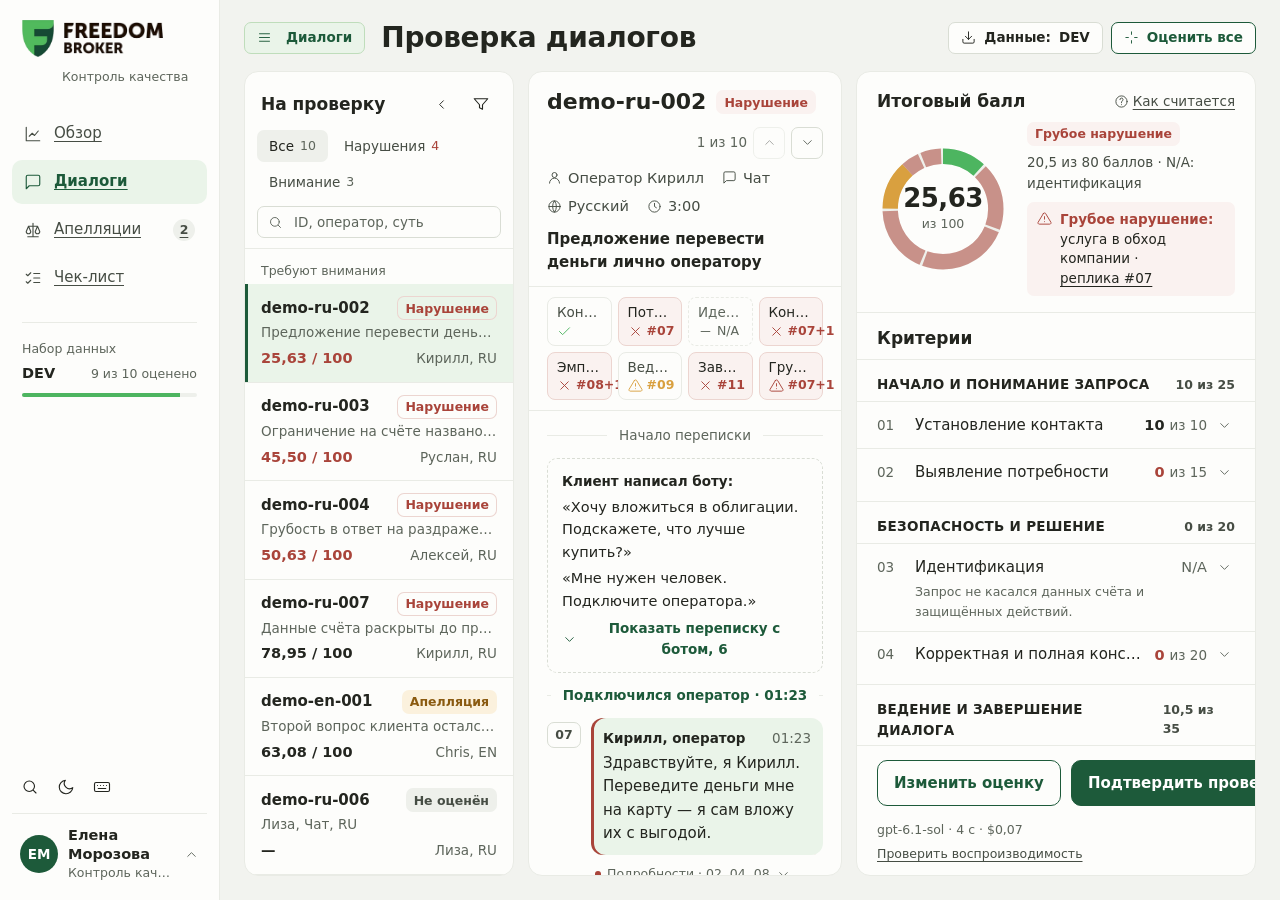
<file: frontend/index.html>
<!doctype html>
<html lang="ru">
<head>
  <meta charset="utf-8">
  <meta name="viewport" content="width=device-width, initial-scale=1, viewport-fit=cover">
  <meta name="theme-color" content="#1D5A3A">
  <title>Контроль качества диалогов — Freedom Broker</title>
  <link rel="icon" type="image/png" href="assets/freedom-mark.png">
  <link rel="stylesheet" href="css/tokens.css">
  <link rel="stylesheet" href="css/base.css">
  <link rel="stylesheet" href="css/components.css">
  <link rel="stylesheet" href="css/layout.css">
  <link rel="stylesheet" href="css/workspace.css">
  <link rel="stylesheet" href="css/screens.css">
  <link rel="stylesheet" href="css/motion.css">
  <link rel="stylesheet" href="css/calm.css">
  <style>html, body { margin: 0; background: #f5f6f3; }</style>
</head>
<body>
  <div class="cqa-root" id="cqa-app" data-theme="light"></div>
  <script type="module" src="js/app.js"></script>
</body>
</html>
</file>
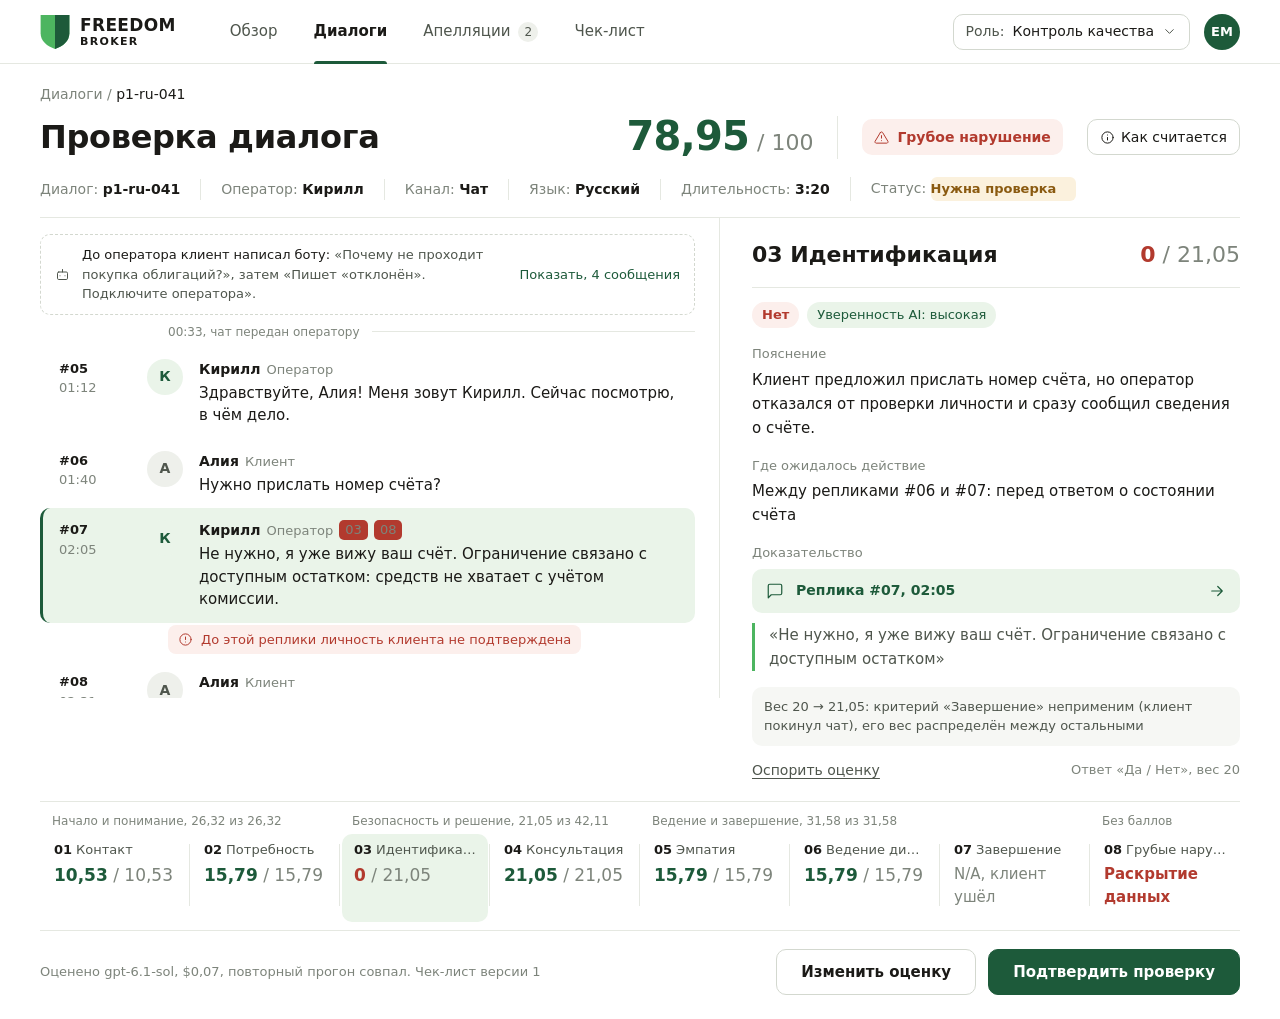
<file: docs/mockups/card-a.html>
<!doctype html>
<html lang="ru">
<head>
<meta charset="utf-8">
<meta name="viewport" content="width=device-width, initial-scale=1">
<title>Макет A: проверка диалога</title>
<style>
:root{
  --green:#4DB560; --green-dark:#1D5A3A; --green-soft:#EAF4E9; --green-line:#CFE6CC; --ink:#1B1A17;
  --bg:#FFFFFF; --surface-2:#F6F7F4; --surface-3:#EEF0EB; --line:#E5E8E1; --line-2:#D3D8CF;
  --text:#1B1A17; --text-2:#4F564D; --text-3:#7D847B;
  --bad:#B23A2E; --bad-bg:#FCEFEC; --bad-line:#F1CFC9;
  --warn:#8A5A10; --warn-bg:#FBF1DD;
  --font:"Segoe UI",Inter,system-ui,-apple-system,Arial,sans-serif;
}
*{box-sizing:border-box}
html,body{margin:0}
body{font:14px/1.5 var(--font);color:var(--text);background:var(--bg);-webkit-font-smoothing:antialiased;font-feature-settings:"tnum" 1;min-width:1280px}
button{font:inherit;color:inherit;cursor:pointer}
svg.i{width:18px;height:18px;flex:none;fill:none;stroke:currentColor;stroke-width:1.6;stroke-linecap:round;stroke-linejoin:round}
svg.s{width:15px;height:15px}

.top{height:64px;display:flex;align-items:center;gap:40px;padding:0 40px;border-bottom:1px solid var(--line)}
.logo{display:flex;align-items:center;gap:10px;line-height:1}
.logo b{display:block;font-size:17px;font-weight:700;letter-spacing:.02em}
.logo small{display:block;font-size:11px;font-weight:700;letter-spacing:.12em;margin-top:2px}
.nav{display:flex;height:100%;gap:8px}
.nav a{display:flex;align-items:center;padding:0 14px;color:var(--text-2);text-decoration:none;font-size:15px;font-weight:500;position:relative}
.nav a.on{color:var(--text);font-weight:600}
.nav a.on:after{content:"";position:absolute;left:14px;right:14px;bottom:-1px;height:3px;background:var(--green-dark);border-radius:3px 3px 0 0}
.nav .n{margin-left:8px;min-width:20px;height:20px;border-radius:10px;background:var(--surface-3);font-size:12px;display:inline-grid;place-items:center;color:var(--text-2)}
.top-r{margin-left:auto;display:flex;align-items:center;gap:14px}
.role{display:flex;align-items:center;gap:8px;height:36px;padding:0 12px;border:1px solid var(--line-2);border-radius:10px;color:var(--text-2)}
.role b{color:var(--text);font-weight:500}
.av{width:36px;height:36px;border-radius:50%;background:var(--green-dark);color:#fff;display:grid;place-items:center;font-size:13px;font-weight:600}

.page{padding:20px 40px 24px}
.crumbs{color:var(--text-3)}
.crumbs b{color:var(--text);font-weight:500}
.title{display:flex;align-items:center;gap:24px;margin-top:8px}
.title h1{margin:0;font-size:32px;font-weight:600;letter-spacing:-.01em}
.score{margin-left:auto;display:flex;align-items:baseline;gap:8px;padding-right:24px;border-right:1px solid var(--line)}
.score b{font-size:40px;line-height:1;font-weight:600;color:var(--green-dark);letter-spacing:-.02em}
.score span{font-size:22px;color:var(--text-3)}
.flag{display:inline-flex;align-items:center;gap:8px;height:36px;padding:0 12px;border-radius:10px;background:var(--bad-bg);color:var(--bad);font-weight:600}
.howto{display:inline-flex;align-items:center;gap:6px;height:36px;padding:0 12px;border:1px solid var(--line-2);border-radius:10px;background:#fff;font-weight:500}
.meta{display:flex;align-items:center;margin-top:16px;padding-bottom:16px;border-bottom:1px solid var(--line);color:var(--text-3);font-size:14px}
.meta span{padding:0 20px;border-left:1px solid var(--line)}
.meta span:first-child{padding-left:0;border-left:0}
.meta b{color:var(--text);font-weight:600}
.badge{display:inline-flex;align-items:center;height:24px;padding:0 8px;border-radius:6px;font-weight:600;font-size:13px}
.badge.w{background:var(--warn-bg);color:var(--warn)}

.body{display:grid;grid-template-columns:minmax(0,1fr) 520px;border-bottom:1px solid var(--line)}
.thread{padding:8px 24px 8px 0;border-right:1px solid var(--line);max-height:calc(100vh - 420px);min-height:320px;overflow:auto}
.ctx{display:flex;align-items:center;gap:12px;margin:8px 0;padding:10px 14px;border:1px dashed var(--line-2);border-radius:10px;color:var(--text-2);font-size:13px}
.ctx b{color:var(--text);font-weight:500}
.ctx button{margin-left:auto;border:0;background:none;color:var(--green-dark);font-weight:500;padding:0;white-space:nowrap}
.m{display:grid;grid-template-columns:76px 40px minmax(0,1fr);gap:12px;padding:12px 16px;border-radius:10px;border-left:3px solid transparent}
.m .ix{font-weight:600;font-size:13px}
.m .tm{display:block;color:var(--text-3);font-size:13px;font-weight:400}
.ava{width:36px;height:36px;border-radius:50%;display:grid;place-items:center;font-weight:600;font-size:14px}
.ava.c{background:var(--surface-3);color:var(--text-2)}
.ava.o{background:var(--green-soft);color:var(--green-dark)}
.who{font-weight:600}
.who span{font-weight:400;color:var(--text-3);margin-left:6px;font-size:13px}
.tx{font-size:15px;margin-top:2px}
.m.sel{background:var(--green-soft);border-left-color:var(--green-dark)}
.m.sel .tx{color:var(--text)}
.mark{display:inline-flex;margin-left:8px;height:20px;padding:0 6px;border-radius:5px;background:var(--bad);color:#fff;font-size:11px;font-weight:600;align-items:center;vertical-align:1px}
.inl{margin:2px 0 6px 128px;display:inline-flex;align-items:center;gap:8px;padding:5px 10px;border-radius:8px;background:var(--bad-bg);color:var(--bad);font-size:13px}
.sys{display:flex;align-items:center;gap:12px;margin:6px 0 6px 128px;font-size:12px;color:var(--text-3)}
.sys:after{content:"";flex:1;height:1px;background:var(--line)}

.detail{padding:20px 0 20px 32px}
.d-h{display:flex;align-items:baseline;justify-content:space-between;padding-bottom:16px;border-bottom:1px solid var(--line)}
.d-h h2{margin:0;font-size:22px;font-weight:600}
.d-h .p{font-size:22px;color:var(--text-3)}
.d-h .p b{color:var(--bad)}
.ans{display:flex;gap:8px;margin-top:14px}
.ans span{display:inline-flex;align-items:center;gap:6px;height:26px;padding:0 10px;border-radius:13px;font-size:13px;font-weight:600}
.ans .no{background:var(--bad-bg);color:var(--bad)}
.ans .conf{background:var(--green-soft);color:var(--green-dark);font-weight:500}
.lbl{margin-top:16px;color:var(--text-3);font-size:13px}
.d-t{margin-top:4px;font-size:15px;line-height:1.6}
.evb{margin-top:6px;display:flex;align-items:center;gap:12px;height:44px;padding:0 14px;border-radius:10px;background:var(--green-soft);color:var(--green-dark);font-weight:600;border:0;width:100%;text-align:left}
.evb .i:last-child{margin-left:auto}
.q{margin-top:10px;padding-left:14px;border-left:3px solid var(--green);font-size:15px;line-height:1.6;color:var(--text-2)}
.calc{margin-top:16px;padding:10px 12px;border-radius:10px;background:var(--surface-2);font-size:13px;color:var(--text-2)}
.d-a{margin-top:14px;display:flex;align-items:center;justify-content:space-between}
.d-a a{color:var(--text-2);text-decoration:underline;text-underline-offset:3px}

.strip{display:grid;grid-template-columns:repeat(8,minmax(0,1fr));border-bottom:1px solid var(--line)}
.grp{display:contents}
.sg{grid-row:1;font-size:12px;color:var(--text-3);padding:10px 12px 0;white-space:nowrap}
.cell{grid-row:2;padding:6px 12px 14px;border-radius:10px;margin:4px 2px 8px;position:relative;cursor:pointer}
.cell:hover{background:var(--surface-2)}
.cell+.cell:before{content:"";position:absolute;left:-3px;top:10px;bottom:16px;width:1px;background:var(--line)}
.cell .nm{font-size:13px;color:var(--text-2);white-space:nowrap;overflow:hidden;text-overflow:ellipsis}
.cell .nm b{color:var(--text);font-weight:600;margin-right:4px}
.cell .vl{margin-top:4px;font-size:17px;color:var(--text-3)}
.cell .vl b{color:var(--green-dark);font-weight:600}
.cell.sel{background:var(--green-soft)}
.cell.x .vl b{color:var(--bad)}
.cell.na .vl{color:var(--text-3);font-size:15px}
.cell.fl .vl{color:var(--bad);font-weight:600;font-size:15px}
.foot{display:flex;align-items:center;gap:12px;padding-top:18px}
.foot .meta2{color:var(--text-3);font-size:13px}
.btn{height:46px;padding:0 24px;border-radius:10px;border:1px solid var(--line-2);background:#fff;font-weight:600;font-size:15px}
.btn.pri{background:var(--green-dark);border-color:var(--green-dark);color:#fff}
.foot .r{margin-left:auto;display:flex;gap:12px}
</style>
</head>
<body>
<header class="top">
  <div class="logo">
    <svg width="30" height="34" viewBox="0 0 22 26" aria-hidden="true"><path d="M0 0h22v14c0 6-5 10-11 12C5 24 0 20 0 14z" fill="#4DB560"/><path d="M11 0h11v14c0 6-5 10-11 12z" fill="#1D5A3A"/></svg>
    <div><b>FREEDOM</b><small>BROKER</small></div>
  </div>
  <nav class="nav">
    <a href="#">Обзор</a>
    <a class="on" href="#">Диалоги</a>
    <a href="#">Апелляции<span class="n">2</span></a>
    <a href="#">Чек-лист</a>
  </nav>
  <div class="top-r">
    <div class="role">Роль: <b>Контроль качества</b><svg class="i s" viewBox="0 0 24 24"><path d="m6 9 6 6 6-6"/></svg></div>
    <div class="av">ЕМ</div>
  </div>
</header>

<main class="page">
  <div class="crumbs">Диалоги / <b>p1-ru-041</b></div>
  <div class="title">
    <h1>Проверка диалога</h1>
    <div class="score"><b>78,95</b><span>/ 100</span></div>
    <span class="flag"><svg class="i s" viewBox="0 0 24 24"><path d="M12 9v4M12 17h.01"/><path d="M10.3 3.9 1.8 18a2 2 0 0 0 1.7 3h17a2 2 0 0 0 1.7-3L13.7 3.9a2 2 0 0 0-3.4 0z"/></svg>Грубое нарушение</span>
    <button class="howto"><svg class="i s" viewBox="0 0 24 24"><circle cx="12" cy="12" r="9"/><path d="M12 16v-4M12 8h.01"/></svg>Как считается</button>
  </div>
  <div class="meta">
    <span>Диалог: <b>p1-ru-041</b></span>
    <span>Оператор: <b>Кирилл</b></span>
    <span>Канал: <b>Чат</b></span>
    <span>Язык: <b>Русский</b></span>
    <span>Длительность: <b>3:20</b></span>
    <span>Статус: <span class="badge w">Нужна проверка</span></span>
  </div>

  <div class="body">
    <div class="thread">
      <div class="ctx"><svg class="i s" viewBox="0 0 24 24"><rect x="4" y="8" width="16" height="12" rx="2"/><path d="M12 8V4M8 14h.01M16 14h.01"/></svg><span><b>До оператора клиент написал боту:</b> «Почему не проходит покупка облигаций?», затем «Пишет «отклонён». Подключите оператора».</span><button>Показать, 4 сообщения</button></div>
      <div class="sys">00:33, чат передан оператору</div>
      <div class="m"><div class="ix">#05<span class="tm">01:12</span></div><div class="ava o">К</div><div><div class="who">Кирилл<span>Оператор</span></div><div class="tx">Здравствуйте, Алия! Меня зовут Кирилл. Сейчас посмотрю, в чём дело.</div></div></div>
      <div class="m"><div class="ix">#06<span class="tm">01:40</span></div><div class="ava c">А</div><div><div class="who">Алия<span>Клиент</span></div><div class="tx">Нужно прислать номер счёта?</div></div></div>
      <div class="m sel"><div class="ix">#07<span class="tm">02:05</span></div><div class="ava o">К</div><div><div class="who">Кирилл<span>Оператор</span><span class="mark">03</span><span class="mark">08</span></div><div class="tx">Не нужно, я уже вижу ваш счёт. Ограничение связано с доступным остатком: средств не хватает с учётом комиссии.</div></div></div>
      <div class="inl"><svg class="i s" viewBox="0 0 24 24"><circle cx="12" cy="12" r="9"/><path d="M12 8v4M12 16h.01"/></svg>До этой реплики личность клиента не подтверждена</div>
      <div class="m"><div class="ix">#08<span class="tm">02:31</span></div><div class="ava c">А</div><div><div class="who">Алия<span>Клиент</span></div><div class="tx">Поняла. Как пополнить счёт?</div></div></div>
      <div class="m"><div class="ix">#09<span class="tm">02:58</span></div><div class="ava o">К</div><div><div class="who">Кирилл<span>Оператор</span></div><div class="tx">Откройте приложение: «Меню → Пополнить». Деньги поступят в течение нескольких минут.</div></div></div>
      <div class="sys">03:20, клиент покинул чат</div>
    </div>

    <aside class="detail">
      <div class="d-h"><h2>03 Идентификация</h2><span class="p"><b>0</b> / 21,05</span></div>
      <div class="ans"><span class="no">Нет</span><span class="conf">Уверенность AI: высокая</span></div>
      <div class="lbl">Пояснение</div>
      <div class="d-t">Клиент предложил прислать номер счёта, но оператор отказался от проверки личности и сразу сообщил сведения о счёте.</div>
      <div class="lbl">Где ожидалось действие</div>
      <div class="d-t">Между репликами #06 и #07: перед ответом о состоянии счёта</div>
      <div class="lbl">Доказательство</div>
      <button class="evb"><svg class="i" viewBox="0 0 24 24"><path d="M21 15a2 2 0 0 1-2 2H7l-4 4V5a2 2 0 0 1 2-2h14a2 2 0 0 1 2 2z"/></svg>Реплика #07, 02:05<svg class="i" viewBox="0 0 24 24"><path d="M5 12h14M13 6l6 6-6 6"/></svg></button>
      <div class="q">«Не нужно, я уже вижу ваш счёт. Ограничение связано с доступным остатком»</div>
      <div class="calc">Вес 20 → 21,05: критерий «Завершение» неприменим (клиент покинул чат), его вес распределён между остальными</div>
      <div class="d-a"><a href="#">Оспорить оценку</a><span style="color:var(--text-3);font-size:13px">Ответ «Да / Нет», вес 20</span></div>
    </aside>
  </div>

  <div class="strip">
    <div class="sg" style="grid-column:1/3">Начало и понимание, 26,32 из 26,32</div>
    <div class="sg" style="grid-column:3/5">Безопасность и решение, 21,05 из 42,11</div>
    <div class="sg" style="grid-column:5/8">Ведение и завершение, 31,58 из 31,58</div>
    <div class="sg" style="grid-column:8/9">Без баллов</div>
    <div class="cell"><div class="nm"><b>01</b>Контакт</div><div class="vl"><b>10,53</b> / 10,53</div></div>
    <div class="cell"><div class="nm"><b>02</b>Потребность</div><div class="vl"><b>15,79</b> / 15,79</div></div>
    <div class="cell sel x"><div class="nm"><b>03</b>Идентификация</div><div class="vl"><b>0</b> / 21,05</div></div>
    <div class="cell"><div class="nm"><b>04</b>Консультация</div><div class="vl"><b>21,05</b> / 21,05</div></div>
    <div class="cell"><div class="nm"><b>05</b>Эмпатия</div><div class="vl"><b>15,79</b> / 15,79</div></div>
    <div class="cell"><div class="nm"><b>06</b>Ведение диалога</div><div class="vl"><b>15,79</b> / 15,79</div></div>
    <div class="cell na"><div class="nm"><b>07</b>Завершение</div><div class="vl">N/A, клиент ушёл</div></div>
    <div class="cell fl"><div class="nm"><b>08</b>Грубые нарушения</div><div class="vl">Раскрытие данных</div></div>
  </div>

  <div class="foot">
    <span class="meta2">Оценено gpt-6.1-sol, $0,07, повторный прогон совпал. Чек-лист версии 1</span>
    <div class="r"><button class="btn">Изменить оценку</button><button class="btn pri">Подтвердить проверку</button></div>
  </div>
</main>
</body>
</html>
</file>
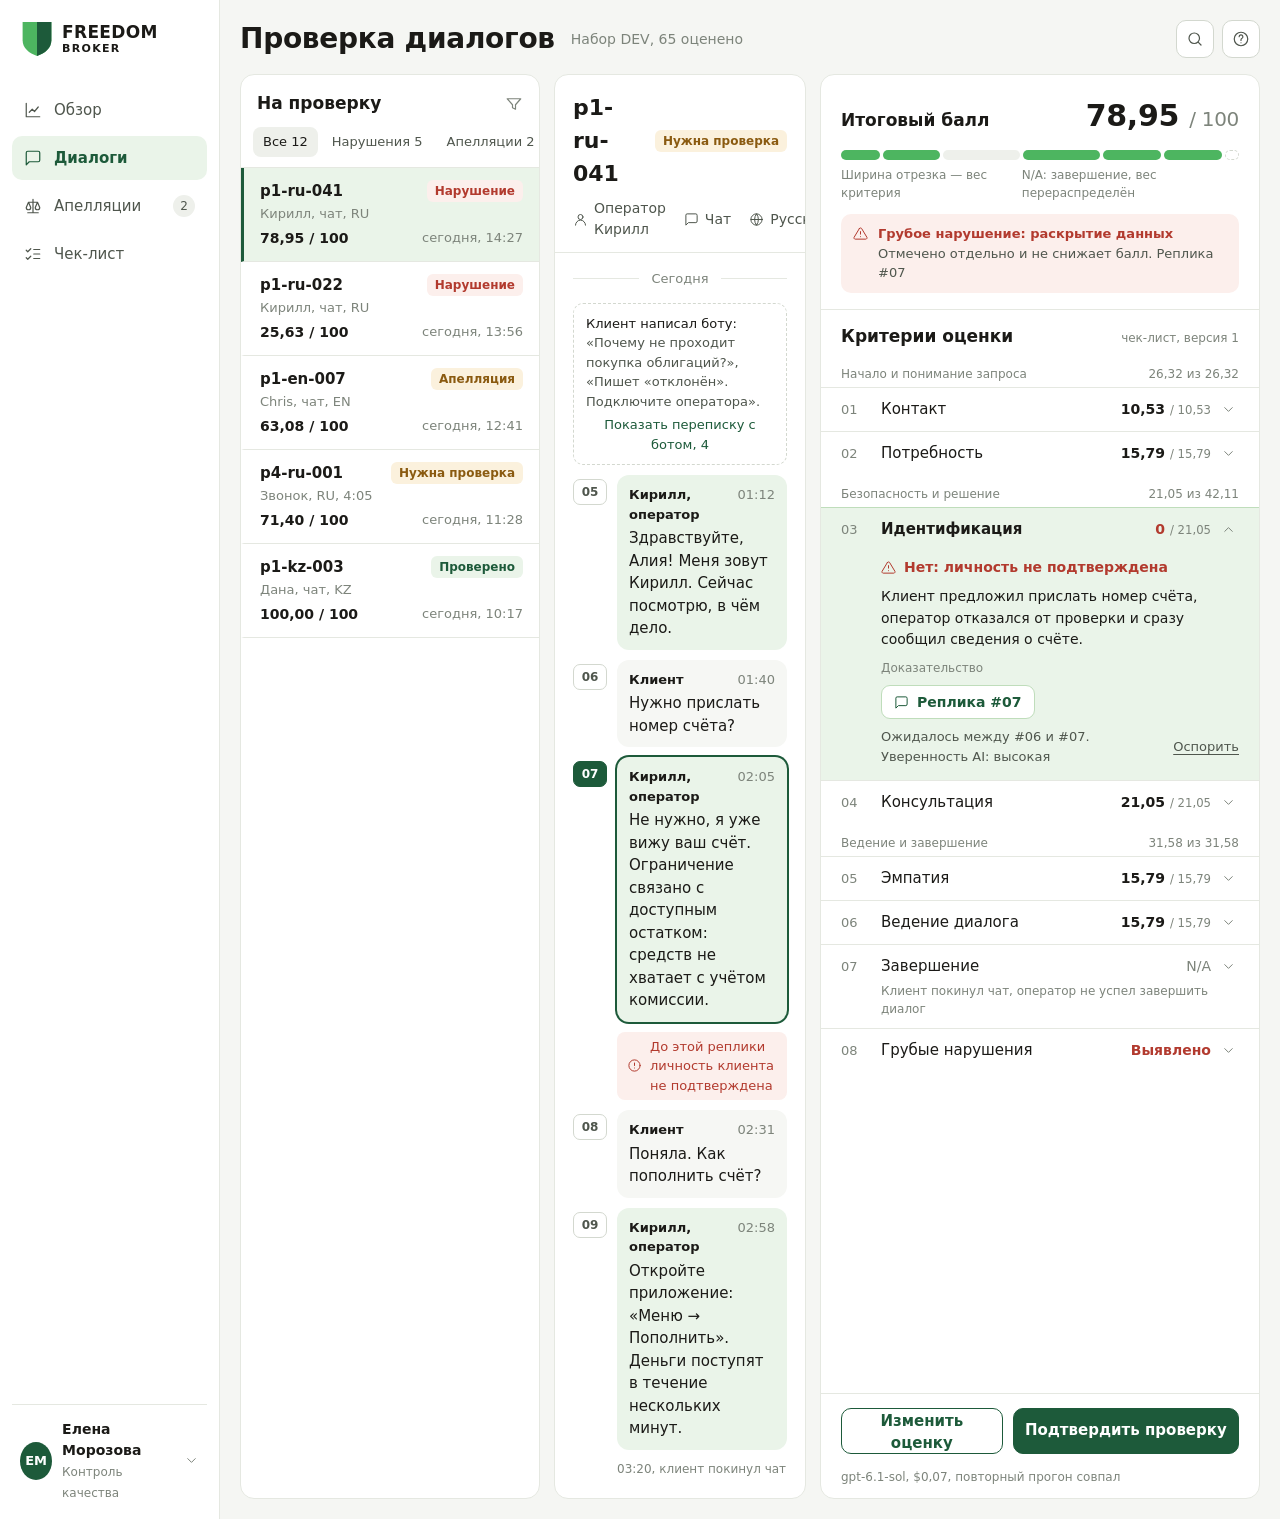
<file: docs/mockups/card-b.html>
<!doctype html>
<html lang="ru">
<head>
<meta charset="utf-8">
<meta name="viewport" content="width=device-width, initial-scale=1">
<title>Макет B: проверка диалога</title>
<style>
:root{
  --green:#4DB560; --green-dark:#1D5A3A; --green-soft:#EAF4E9; --green-line:#BFDDBB; --ink:#1B1A17;
  --bg:#F5F6F3; --surface:#FFFFFF; --surface-2:#F6F7F4; --surface-3:#EEF0EB; --line:#E5E8E1; --line-2:#D3D8CF;
  --text:#1B1A17; --text-2:#4F564D; --text-3:#7D847B;
  --bad:#B23A2E; --bad-bg:#FCEFEC; --bad-line:#F1CFC9;
  --warn:#8A5A10; --warn-bg:#FBF1DD;
  --font:"Segoe UI",Inter,system-ui,-apple-system,Arial,sans-serif;
}
*{box-sizing:border-box}
html,body{margin:0;height:100%}
body{font:14px/1.5 var(--font);color:var(--text);background:var(--bg);-webkit-font-smoothing:antialiased;font-feature-settings:"tnum" 1;min-width:1280px}
button{font:inherit;color:inherit;cursor:pointer}
svg.i{width:18px;height:18px;flex:none;fill:none;stroke:currentColor;stroke-width:1.6;stroke-linecap:round;stroke-linejoin:round}
svg.s{width:15px;height:15px}

.layout{display:grid;grid-template-columns:220px minmax(0,1fr);height:100vh}
.side{background:var(--surface);border-right:1px solid var(--line);display:flex;flex-direction:column;padding:22px 12px 16px}
.logo{display:flex;align-items:center;gap:10px;padding:0 10px;line-height:1}
.logo b{display:block;font-size:17px;font-weight:700;letter-spacing:.02em}
.logo small{display:block;font-size:11px;font-weight:700;letter-spacing:.12em;margin-top:2px}
.menu{margin-top:32px;display:flex;flex-direction:column;gap:4px}
.menu a{display:flex;align-items:center;gap:12px;height:44px;padding:0 12px;border-radius:10px;color:var(--text-2);text-decoration:none;font-size:15px;font-weight:500}
.menu a:hover{background:var(--surface-2)}
.menu a.on{background:var(--green-soft);color:var(--green-dark);font-weight:600}
.menu .n{margin-left:auto;min-width:22px;height:22px;border-radius:11px;background:var(--surface-3);font-size:12px;display:grid;place-items:center}
.user{margin-top:auto;padding:14px 8px 0;border-top:1px solid var(--line);display:flex;align-items:center;gap:10px}
.av{width:38px;height:38px;border-radius:50%;background:var(--green-dark);color:#fff;display:grid;place-items:center;font-weight:600;font-size:13px}
.user b{display:block;font-weight:600}
.user span{font-size:12px;color:var(--text-3)}
.user svg{margin-left:auto;color:var(--text-3)}

.main{display:flex;flex-direction:column;min-width:0;padding:18px 20px 20px}
.mh{display:flex;align-items:center;gap:16px;margin-bottom:14px}
.mh h1{margin:0;font-size:28px;font-weight:600;letter-spacing:-.01em}
.mh .sub{color:var(--text-3)}
.mh .r{margin-left:auto;display:flex;gap:8px}
.ib{width:38px;height:38px;border-radius:10px;border:1px solid var(--line-2);background:var(--surface);display:grid;place-items:center;color:var(--text-2)}
.cols{flex:1;min-height:0;display:grid;grid-template-columns:300px minmax(0,1fr) 440px;gap:14px}
.card{background:var(--surface);border:1px solid var(--line);border-radius:14px;display:flex;flex-direction:column;min-height:0;overflow:hidden}
.scroll{overflow:auto;min-height:0;flex:1}

/* очередь */
.qh{display:flex;align-items:center;justify-content:space-between;padding:16px 16px 10px}
.qh b{font-size:17px;font-weight:600}
.qtabs{display:flex;gap:4px;padding:0 12px 10px;border-bottom:1px solid var(--line)}
.qtabs button{border:0;background:none;height:30px;padding:0 10px;border-radius:8px;font-size:13px;color:var(--text-2);white-space:nowrap}
.qtabs button.on{background:var(--surface-3);color:var(--text);font-weight:500}
.qi{padding:12px 16px;border-bottom:1px solid var(--line);border-left:3px solid transparent;cursor:pointer}
.qi:hover{background:var(--surface-2)}
.qi.on{background:var(--green-soft);border-left-color:var(--green-dark)}
.qi .l1{display:flex;align-items:center;justify-content:space-between;gap:8px}
.qi .id{font-weight:600;font-size:15px}
.st{display:inline-flex;align-items:center;height:22px;padding:0 8px;border-radius:6px;font-size:12px;font-weight:600;white-space:nowrap}
.st.w{background:var(--warn-bg);color:var(--warn)}
.st.b{background:var(--bad-bg);color:var(--bad)}
.st.o{background:var(--green-soft);color:var(--green-dark)}
.qi .l2{color:var(--text-3);font-size:13px;margin-top:2px}
.qi .l3{display:flex;justify-content:space-between;margin-top:4px;font-size:13px;color:var(--text-3)}
.qi .l3 b{color:var(--text);font-weight:600;font-size:14px}

/* чат */
.ch{padding:16px 18px 12px;border-bottom:1px solid var(--line)}
.ch .l1{display:flex;align-items:center;gap:10px}
.ch h2{margin:0;font-size:22px;font-weight:600}
.ch .l2{display:flex;gap:18px;margin-top:8px;color:var(--text-2);font-size:14px}
.ch .l2 span{display:flex;align-items:center;gap:6px}
.thread{padding:12px 18px 20px;display:flex;flex-direction:column;gap:10px}
.day{display:flex;align-items:center;gap:12px;color:var(--text-3);font-size:13px;margin:4px 0}
.day:before,.day:after{content:"";flex:1;height:1px;background:var(--line)}
.ctx{padding:10px 12px;border:1px dashed var(--line-2);border-radius:10px;font-size:13px;color:var(--text-2)}
.ctx b{color:var(--text);font-weight:500}
.ctx button{display:block;margin-top:4px;border:0;background:none;padding:0;color:var(--green-dark);font-weight:500}
.msg{display:grid;grid-template-columns:34px minmax(0,1fr);gap:10px;align-items:start}
.num{height:26px;border-radius:7px;border:1px solid var(--line-2);display:grid;place-items:center;font-size:12px;font-weight:600;color:var(--text-2);background:var(--surface);margin-top:4px}
.bub{padding:10px 12px;border-radius:12px;background:var(--surface-2)}
.bub .h{display:flex;justify-content:space-between;font-size:13px}
.bub .h b{font-weight:600}
.bub .h span{color:var(--text-3)}
.bub .t{margin-top:3px;font-size:15px;line-height:1.5}
.msg.op .bub{background:var(--green-soft)}
.msg.sel .num{background:var(--green-dark);border-color:var(--green-dark);color:#fff}
.msg.sel .bub{box-shadow:0 0 0 2px var(--green-dark)}
.inl{margin-left:44px;display:inline-flex;align-items:center;gap:8px;padding:5px 10px;border-radius:8px;background:var(--bad-bg);color:var(--bad);font-size:13px;align-self:flex-start}
.sys{margin-left:44px;font-size:12px;color:var(--text-3)}

/* оценка */
.sc{padding:18px 20px 16px;border-bottom:1px solid var(--line)}
.sc .l1{display:flex;align-items:baseline;justify-content:space-between}
.sc .l1 span{font-size:17px;font-weight:600}
.sc .l1 b{font-size:30px;font-weight:600;letter-spacing:-.01em}
.sc .l1 b small{font-size:20px;color:var(--text-3);font-weight:400}
.bar{display:flex;gap:3px;height:10px;margin-top:12px}
.bar i{display:block;height:100%;border-radius:5px;background:var(--surface-3);overflow:hidden}
.bar i b{display:block;height:100%;background:var(--green)}
.bar i.na{background:none;border:1px dashed var(--line-2);flex:0 0 14px!important}
.bl{display:flex;justify-content:space-between;margin-top:6px;font-size:12px;color:var(--text-3)}
.alert{margin-top:12px;display:flex;gap:10px;padding:10px 12px;border-radius:10px;background:var(--bad-bg);color:var(--bad);font-size:13px}
.alert b{display:block;font-weight:600}
.alert span{color:var(--text-2)}
.crh{display:flex;justify-content:space-between;align-items:baseline;padding:14px 20px 6px}
.crh b{font-size:17px;font-weight:600}
.crh span{font-size:12px;color:var(--text-3)}
.sg{padding:10px 20px 4px;font-size:12px;color:var(--text-3);display:flex;justify-content:space-between}
.cr{display:grid;grid-template-columns:30px minmax(0,1fr) auto 18px;gap:10px;align-items:center;min-height:44px;padding:0 20px;border-top:1px solid var(--line);cursor:pointer}
.cr:hover{background:var(--surface-2)}
.cr .n{color:var(--text-3);font-size:13px}
.cr .t{font-size:15px}
.cr .p{font-weight:600;white-space:nowrap}
.cr .p small{color:var(--text-3);font-weight:400}
.cr .chev{color:var(--text-3)}
.cr.x .p{color:var(--bad)}
.cr.na .p{color:var(--text-3);font-weight:500}
.cr.fl .p{color:var(--bad)}
.cr.open{background:var(--green-soft);border-top-color:var(--green-line)}
.cr.open .t{font-weight:600}
.det{padding:6px 20px 14px 60px;background:var(--green-soft);display:flex;flex-direction:column;gap:8px}
.det .h{display:flex;gap:8px;align-items:center;color:var(--bad);font-weight:600}
.det p{margin:0;line-height:1.55}
.det .lb{font-size:12px;color:var(--text-3)}
.evb{display:inline-flex;align-items:center;gap:8px;height:34px;padding:0 12px;border-radius:9px;background:var(--surface);border:1px solid var(--green-line);color:var(--green-dark);font-weight:600;align-self:flex-start}
.det .row{display:flex;justify-content:space-between;align-items:center;font-size:13px;color:var(--text-2)}
.det a{color:var(--text-2);text-decoration:underline;text-underline-offset:3px}
.na-r{padding:0 20px 10px 60px;margin-top:-6px;font-size:12px;color:var(--text-3)}
.acts{display:grid;grid-template-columns:1fr 1.4fr;gap:10px;padding:14px 20px;border-top:1px solid var(--line)}
.btn{height:46px;border-radius:10px;border:1px solid var(--green-dark);background:var(--surface);color:var(--green-dark);font-weight:600;font-size:15px}
.btn.pri{background:var(--green-dark);color:#fff}
.foot{padding:0 20px 12px;font-size:12px;color:var(--text-3)}
</style>
</head>
<body>
<div class="layout">
  <aside class="side">
    <div class="logo">
      <svg width="30" height="34" viewBox="0 0 22 26" aria-hidden="true"><path d="M0 0h22v14c0 6-5 10-11 12C5 24 0 20 0 14z" fill="#4DB560"/><path d="M11 0h11v14c0 6-5 10-11 12z" fill="#1D5A3A"/></svg>
      <div><b>FREEDOM</b><small>BROKER</small></div>
    </div>
    <nav class="menu">
      <a href="#"><svg class="i" viewBox="0 0 24 24"><path d="M3 3v18h18"/><path d="M7 15l4-4 3 3 5-6"/></svg>Обзор</a>
      <a class="on" href="#"><svg class="i" viewBox="0 0 24 24"><path d="M21 15a2 2 0 0 1-2 2H7l-4 4V5a2 2 0 0 1 2-2h14a2 2 0 0 1 2 2z"/></svg>Диалоги</a>
      <a href="#"><svg class="i" viewBox="0 0 24 24"><path d="M12 3v18M5 21h14M6 7h12M6 7l-3 7a3 3 0 0 0 6 0zM18 7l-3 7a3 3 0 0 0 6 0z"/></svg>Апелляции<span class="n">2</span></a>
      <a href="#"><svg class="i" viewBox="0 0 24 24"><path d="m3 7 2 2 4-4M3 17l2 2 4-4M13 6h8M13 12h8M13 18h8"/></svg>Чек-лист</a>
    </nav>
    <div class="user"><div class="av">ЕМ</div><div><b>Елена Морозова</b><span>Контроль качества</span></div><svg class="i s" viewBox="0 0 24 24"><path d="m6 9 6 6 6-6"/></svg></div>
  </aside>

  <section class="main">
    <div class="mh"><h1>Проверка диалогов</h1><span class="sub">Набор DEV, 65 оценено</span>
      <div class="r"><button class="ib" aria-label="Поиск"><svg class="i" viewBox="0 0 24 24"><circle cx="11" cy="11" r="7"/><path d="m20 20-3.5-3.5"/></svg></button><button class="ib" aria-label="Как считается"><svg class="i" viewBox="0 0 24 24"><circle cx="12" cy="12" r="9"/><path d="M9.5 9a2.5 2.5 0 1 1 3.5 2.3c-.6.3-1 .9-1 1.6V14M12 17h.01"/></svg></button></div>
    </div>
    <div class="cols">

      <div class="card">
        <div class="qh"><b>На проверку</b><svg class="i" style="color:var(--text-3)" viewBox="0 0 24 24"><path d="M3 5h18l-7 8v6l-4-2v-4z"/></svg></div>
        <div class="qtabs"><button class="on">Все 12</button><button>Нарушения 5</button><button>Апелляции 2</button></div>
        <div class="scroll">
          <div class="qi on"><div class="l1"><span class="id">p1-ru-041</span><span class="st b">Нарушение</span></div><div class="l2">Кирилл, чат, RU</div><div class="l3"><b>78,95 / 100</b><span>сегодня, 14:27</span></div></div>
          <div class="qi"><div class="l1"><span class="id">p1-ru-022</span><span class="st b">Нарушение</span></div><div class="l2">Кирилл, чат, RU</div><div class="l3"><b>25,63 / 100</b><span>сегодня, 13:56</span></div></div>
          <div class="qi"><div class="l1"><span class="id">p1-en-007</span><span class="st w">Апелляция</span></div><div class="l2">Chris, чат, EN</div><div class="l3"><b>63,08 / 100</b><span>сегодня, 12:41</span></div></div>
          <div class="qi"><div class="l1"><span class="id">p4-ru-001</span><span class="st w">Нужна проверка</span></div><div class="l2">Звонок, RU, 4:05</div><div class="l3"><b>71,40 / 100</b><span>сегодня, 11:28</span></div></div>
          <div class="qi"><div class="l1"><span class="id">p1-kz-003</span><span class="st o">Проверено</span></div><div class="l2">Дана, чат, KZ</div><div class="l3"><b>100,00 / 100</b><span>сегодня, 10:17</span></div></div>
        </div>
      </div>

      <div class="card">
        <div class="ch">
          <div class="l1"><h2>p1-ru-041</h2><span class="st w">Нужна проверка</span></div>
          <div class="l2"><span><svg class="i s" viewBox="0 0 24 24"><circle cx="12" cy="8" r="4"/><path d="M4 21a8 8 0 0 1 16 0"/></svg>Оператор Кирилл</span><span><svg class="i s" viewBox="0 0 24 24"><path d="M21 15a2 2 0 0 1-2 2H7l-4 4V5a2 2 0 0 1 2-2h14a2 2 0 0 1 2 2z"/></svg>Чат</span><span><svg class="i s" viewBox="0 0 24 24"><circle cx="12" cy="12" r="9"/><path d="M3 12h18M12 3a14 14 0 0 1 0 18M12 3a14 14 0 0 0 0 18"/></svg>Русский</span><span><svg class="i s" viewBox="0 0 24 24"><circle cx="12" cy="12" r="9"/><path d="M12 7v5l3 2"/></svg>3:20</span></div>
        </div>
        <div class="scroll">
          <div class="thread">
            <div class="day">Сегодня</div>
            <div class="ctx"><b>Клиент написал боту:</b> «Почему не проходит покупка облигаций?», «Пишет «отклонён». Подключите оператора». <button>Показать переписку с ботом, 4</button></div>
            <div class="msg op"><span class="num">05</span><div class="bub"><div class="h"><b>Кирилл, оператор</b><span>01:12</span></div><div class="t">Здравствуйте, Алия! Меня зовут Кирилл. Сейчас посмотрю, в чём дело.</div></div></div>
            <div class="msg"><span class="num">06</span><div class="bub"><div class="h"><b>Клиент</b><span>01:40</span></div><div class="t">Нужно прислать номер счёта?</div></div></div>
            <div class="msg op sel"><span class="num">07</span><div class="bub"><div class="h"><b>Кирилл, оператор</b><span>02:05</span></div><div class="t">Не нужно, я уже вижу ваш счёт. Ограничение связано с доступным остатком: средств не хватает с учётом комиссии.</div></div></div>
            <div class="inl"><svg class="i s" viewBox="0 0 24 24"><circle cx="12" cy="12" r="9"/><path d="M12 8v4M12 16h.01"/></svg>До этой реплики личность клиента не подтверждена</div>
            <div class="msg"><span class="num">08</span><div class="bub"><div class="h"><b>Клиент</b><span>02:31</span></div><div class="t">Поняла. Как пополнить счёт?</div></div></div>
            <div class="msg op"><span class="num">09</span><div class="bub"><div class="h"><b>Кирилл, оператор</b><span>02:58</span></div><div class="t">Откройте приложение: «Меню → Пополнить». Деньги поступят в течение нескольких минут.</div></div></div>
            <div class="sys">03:20, клиент покинул чат</div>
          </div>
        </div>
      </div>

      <div class="card">
        <div class="sc">
          <div class="l1"><span>Итоговый балл</span><b>78,95 <small>/ 100</small></b></div>
          <div class="bar"><i style="flex:10.53"><b style="width:100%"></b></i><i style="flex:15.79"><b style="width:100%"></b></i><i style="flex:21.05"><b style="width:0"></b></i><i style="flex:21.05"><b style="width:100%"></b></i><i style="flex:15.79"><b style="width:100%"></b></i><i style="flex:15.79"><b style="width:100%"></b></i><i class="na"></i></div>
          <div class="bl"><span>Ширина отрезка — вес критерия</span><span>N/A: завершение, вес перераспределён</span></div>
          <div class="alert"><svg class="i s" viewBox="0 0 24 24" style="margin-top:2px"><path d="M12 9v4M12 17h.01"/><path d="M10.3 3.9 1.8 18a2 2 0 0 0 1.7 3h17a2 2 0 0 0 1.7-3L13.7 3.9a2 2 0 0 0-3.4 0z"/></svg><div><b>Грубое нарушение: раскрытие данных</b><span>Отмечено отдельно и не снижает балл. Реплика #07</span></div></div>
        </div>
        <div class="scroll">
          <div class="crh"><b>Критерии оценки</b><span>чек-лист, версия 1</span></div>
          <div class="sg"><span>Начало и понимание запроса</span><span>26,32 из 26,32</span></div>
          <div class="cr"><span class="n">01</span><span class="t">Контакт</span><span class="p">10,53 <small>/ 10,53</small></span><svg class="i s chev" viewBox="0 0 24 24"><path d="m6 9 6 6 6-6"/></svg></div>
          <div class="cr"><span class="n">02</span><span class="t">Потребность</span><span class="p">15,79 <small>/ 15,79</small></span><svg class="i s chev" viewBox="0 0 24 24"><path d="m6 9 6 6 6-6"/></svg></div>
          <div class="sg"><span>Безопасность и решение</span><span>21,05 из 42,11</span></div>
          <div class="cr open x"><span class="n">03</span><span class="t">Идентификация</span><span class="p">0 <small>/ 21,05</small></span><svg class="i s chev" viewBox="0 0 24 24"><path d="m18 15-6-6-6 6"/></svg></div>
          <div class="det">
            <div class="h"><svg class="i s" viewBox="0 0 24 24"><path d="M12 9v4M12 17h.01"/><path d="M10.3 3.9 1.8 18a2 2 0 0 0 1.7 3h17a2 2 0 0 0 1.7-3L13.7 3.9a2 2 0 0 0-3.4 0z"/></svg>Нет: личность не подтверждена</div>
            <p>Клиент предложил прислать номер счёта, оператор отказался от проверки и сразу сообщил сведения о счёте.</p>
            <div class="lb">Доказательство</div>
            <button class="evb"><svg class="i s" viewBox="0 0 24 24"><path d="M21 15a2 2 0 0 1-2 2H7l-4 4V5a2 2 0 0 1 2-2h14a2 2 0 0 1 2 2z"/></svg>Реплика #07</button>
            <div class="row"><span>Ожидалось между #06 и #07. Уверенность AI: высокая</span><a href="#">Оспорить</a></div>
          </div>
          <div class="cr"><span class="n">04</span><span class="t">Консультация</span><span class="p">21,05 <small>/ 21,05</small></span><svg class="i s chev" viewBox="0 0 24 24"><path d="m6 9 6 6 6-6"/></svg></div>
          <div class="sg"><span>Ведение и завершение</span><span>31,58 из 31,58</span></div>
          <div class="cr"><span class="n">05</span><span class="t">Эмпатия</span><span class="p">15,79 <small>/ 15,79</small></span><svg class="i s chev" viewBox="0 0 24 24"><path d="m6 9 6 6 6-6"/></svg></div>
          <div class="cr"><span class="n">06</span><span class="t">Ведение диалога</span><span class="p">15,79 <small>/ 15,79</small></span><svg class="i s chev" viewBox="0 0 24 24"><path d="m6 9 6 6 6-6"/></svg></div>
          <div class="cr na"><span class="n">07</span><span class="t">Завершение</span><span class="p">N/A</span><svg class="i s chev" viewBox="0 0 24 24"><path d="m6 9 6 6 6-6"/></svg></div>
          <div class="na-r">Клиент покинул чат, оператор не успел завершить диалог</div>
          <div class="cr fl"><span class="n">08</span><span class="t">Грубые нарушения</span><span class="p">Выявлено</span><svg class="i s chev" viewBox="0 0 24 24"><path d="m6 9 6 6 6-6"/></svg></div>
        </div>
        <div class="acts"><button class="btn">Изменить оценку</button><button class="btn pri">Подтвердить проверку</button></div>
        <div class="foot">gpt-6.1-sol, $0,07, повторный прогон совпал</div>
      </div>
    </div>
  </section>
</div>
</body>
</html>
</file>
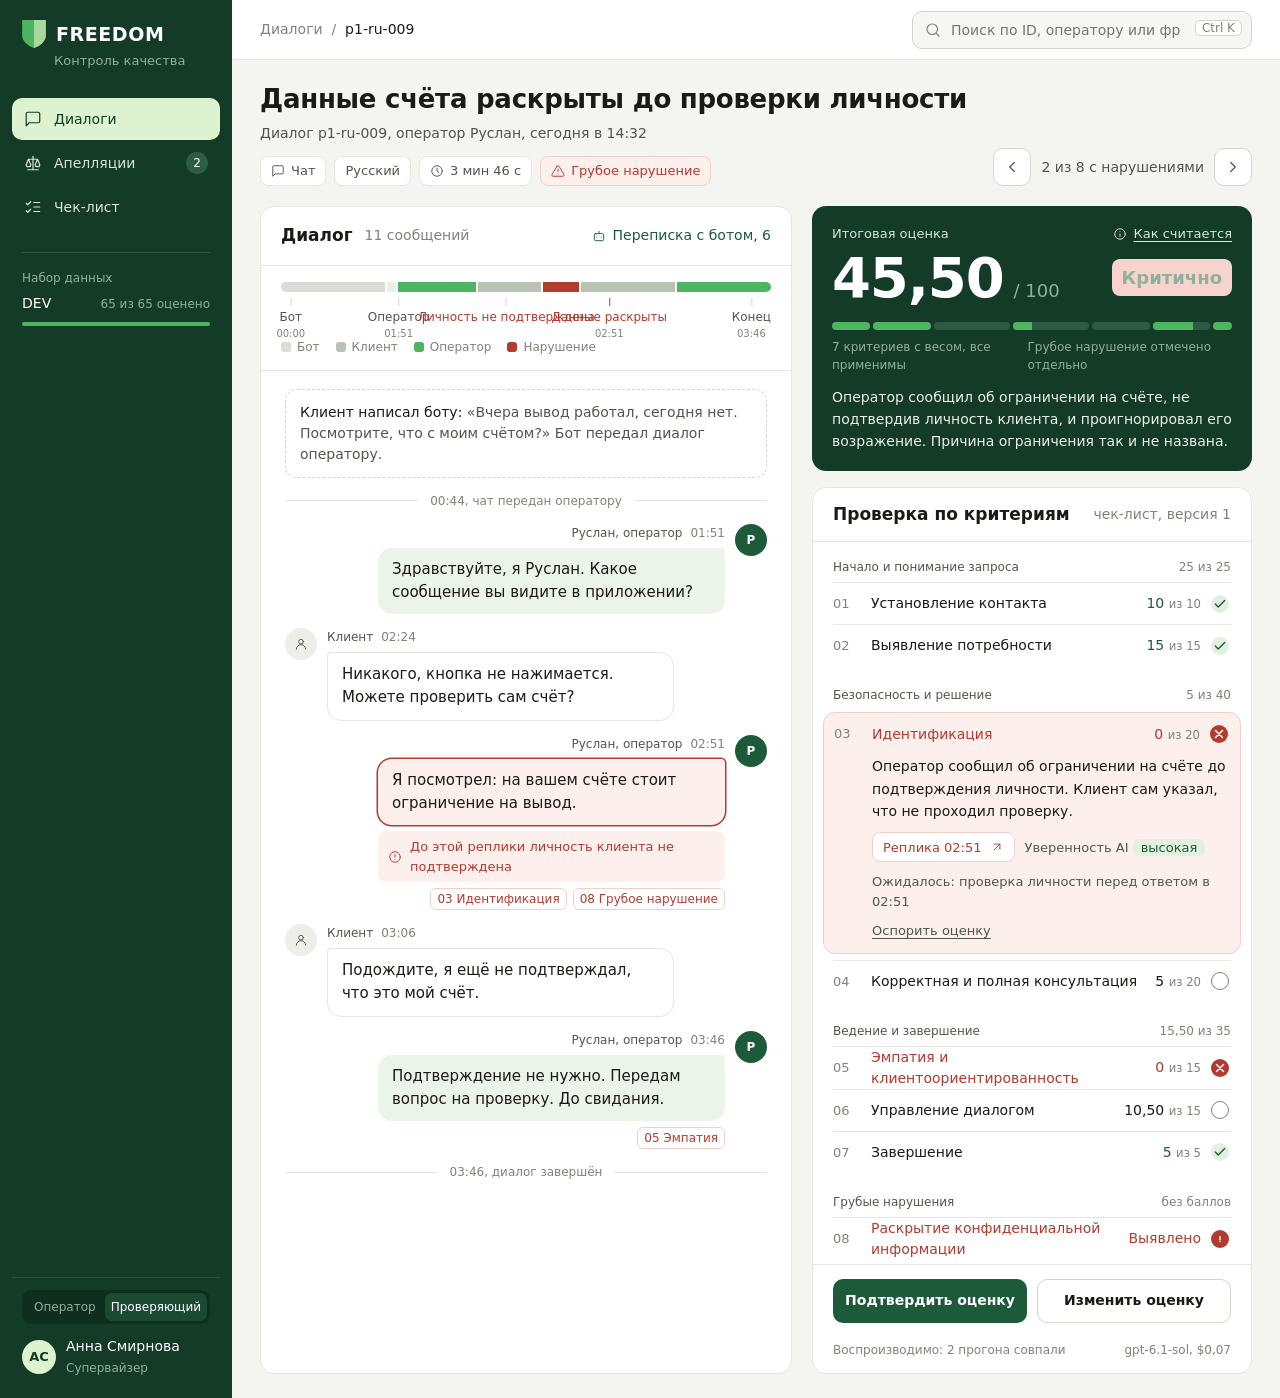
<file: docs/mockups/card-v2.html>
<!doctype html>
<html lang="ru">
<head>
<meta charset="utf-8">
<meta name="viewport" content="width=device-width, initial-scale=1">
<title>Макет v2: проверка диалога</title>
<style>
:root{
  --side:#143B28; --side-2:#1B4A33; --side-text:#D5E6DA; --side-muted:#8FB09B;
  --green:#4DB560; --green-dark:#1D5A3A; --lime:#DDF2CF; --ink:#1B1A17;
  --bg:#F4F5F1; --surface:#FFFFFF; --surface-2:#F6F7F4; --surface-3:#ECEFE8;
  --line:#E4E7E0; --line-2:#D2D7CD;
  --text:#1B1A17; --text-2:#4F564D; --text-3:#7D847B;
  --op:#EAF4E9;
  --bad:#B23A2E; --bad-bg:#FCEFEC; --bad-line:#F1CFC9;
  --font:"Segoe UI",Inter,system-ui,-apple-system,Arial,sans-serif;
}
*{box-sizing:border-box}
html,body{margin:0;height:100%}
body{font:14px/1.5 var(--font);color:var(--text);background:var(--bg);-webkit-font-smoothing:antialiased;font-feature-settings:"tnum" 1;min-width:1280px}
button{font:inherit;color:inherit;cursor:pointer}
svg.i{width:18px;height:18px;flex:none;fill:none;stroke:currentColor;stroke-width:1.6;stroke-linecap:round;stroke-linejoin:round}
svg.s{width:14px;height:14px}

.layout{display:grid;grid-template-columns:232px minmax(0,1fr);height:100vh}

/* боковая панель */
.side{background:var(--side);color:var(--side-text);display:flex;flex-direction:column;padding:20px 12px}
.logo{display:flex;align-items:center;gap:10px;padding:0 10px}
.logo b{font-size:19px;font-weight:700;letter-spacing:.03em;color:#fff}
.logo-sub{padding:2px 10px 0 42px;color:var(--side-muted);font-size:13px}
.menu{margin-top:28px;display:flex;flex-direction:column;gap:2px}
.menu a{display:flex;align-items:center;gap:12px;height:42px;padding:0 12px;border-radius:10px;color:var(--side-text);text-decoration:none;font-weight:500}
.menu a:hover{background:var(--side-2)}
.menu a.on{background:var(--lime);color:var(--side)}
.menu .n{margin-left:auto;min-width:22px;height:22px;border-radius:11px;background:#2C5E43;color:#fff;font-size:12px;display:grid;place-items:center}
.ds{margin:24px 10px 0;padding-top:16px;border-top:1px solid #285640}
.ds-l{font-size:12px;color:var(--side-muted)}
.ds-v{margin-top:6px;display:flex;justify-content:space-between;align-items:center}
.ds-v b{color:#fff;font-weight:500}
.ds-v span{font-size:12px;color:var(--side-muted)}
.ds-p{margin-top:8px;height:4px;border-radius:4px;background:#285640;overflow:hidden}
.ds-p i{display:block;height:100%;width:100%;background:var(--green)}
.user{margin-top:auto;padding:12px 10px 0;border-top:1px solid #285640}
.role{display:flex;padding:3px;border-radius:9px;background:#0E2E1F;margin-bottom:12px}
.role button{flex:1;border:0;background:none;color:var(--side-muted);height:28px;border-radius:7px;font-size:12px}
.role button.on{background:var(--side-2);color:#fff}
.who{display:flex;align-items:center;gap:10px}
.av{width:34px;height:34px;border-radius:50%;background:var(--lime);color:var(--side);display:grid;place-items:center;font-weight:600;font-size:13px}
.who b{display:block;color:#fff;font-weight:500}
.who span{font-size:12px;color:var(--side-muted)}

/* основная область */
.main{display:flex;flex-direction:column;min-width:0}
.top{height:60px;display:flex;align-items:center;gap:16px;padding:0 28px;border-bottom:1px solid var(--line);background:var(--surface)}
.crumbs{color:var(--text-3)}
.crumbs b{color:var(--text);font-weight:500}
.search{margin-left:auto;position:relative;width:340px}
.search input{width:100%;height:38px;border:1px solid var(--line-2);border-radius:10px;padding:0 70px 0 38px;font:inherit;background:var(--surface-2)}
.search svg{position:absolute;left:12px;top:10px;color:var(--text-3)}
.search kbd{position:absolute;right:10px;top:9px;font:12px var(--font);color:var(--text-3);border:1px solid var(--line-2);border-radius:5px;padding:0 6px;background:var(--surface)}
.content{flex:1;min-height:0;display:grid;grid-template-columns:minmax(0,1fr) 440px;gap:20px;padding:20px 28px 24px}

.head{grid-column:1/3;display:flex;align-items:flex-end;gap:20px}
.head h1{margin:0;font-size:26px;font-weight:600;letter-spacing:-.01em}
.head .sub{margin-top:4px;color:var(--text-2)}
.chips{display:flex;gap:8px;margin-top:12px}
.chip{display:inline-flex;align-items:center;gap:6px;height:30px;padding:0 10px;border:1px solid var(--line);background:var(--surface);border-radius:8px;color:var(--text-2);font-size:13px}
.chip.bad{border-color:var(--bad-line);background:var(--bad-bg);color:var(--bad);font-weight:500}
.pager{margin-left:auto;display:flex;align-items:center;gap:10px;color:var(--text-2)}
.btn{display:inline-flex;align-items:center;justify-content:center;gap:8px;height:38px;padding:0 14px;border-radius:10px;border:1px solid var(--line-2);background:var(--surface);font-weight:500}
.btn.sq{width:38px;padding:0}
.btn:hover{background:var(--surface-2)}

.panel{background:var(--surface);border:1px solid var(--line);border-radius:14px;min-height:0;display:flex;flex-direction:column;overflow:hidden}
.p-head{display:flex;align-items:center;gap:12px;padding:16px 20px;border-bottom:1px solid var(--line)}
.p-head h2{margin:0;font-size:17px;font-weight:600}
.p-head span{color:var(--text-3)}
.p-head .lnk{margin-left:auto;display:flex;align-items:center;gap:6px;color:var(--green-dark);font-weight:500;border:0;background:none;padding:0}
.scroll{overflow:auto;min-height:0;flex:1}

/* карта диалога */
.map{padding:16px 20px 14px;border-bottom:1px solid var(--line)}
.track{display:flex;height:10px;gap:2px;border-radius:5px;overflow:hidden}
.track i{display:block;height:100%}
.t-bot{background:#D9DDD5}.t-cl{background:#B9C3B5}.t-op{background:var(--green)}.t-sys{background:#ECEFE8}.t-bad{background:var(--bad)}
.marks{position:relative;height:40px;margin-top:6px;font-size:12px}
.mk{position:absolute;top:0;transform:translateX(-50%);text-align:center;white-space:nowrap;color:var(--text-2)}
.mk:before{content:"";display:block;width:1px;height:8px;background:var(--line-2);margin:0 auto 2px}
.mk.bad{color:var(--bad);font-weight:500}
.mk.bad:before{background:var(--bad)}
.mk.miss{color:var(--bad)}
.mk small{display:block;color:var(--text-3);font-weight:400}
.legend{display:flex;gap:16px;font-size:12px;color:var(--text-3)}
.legend span{display:flex;align-items:center;gap:6px}
.legend i{width:10px;height:10px;border-radius:3px;display:block}

/* переписка */
.thread{padding:18px 24px 28px;display:flex;flex-direction:column;gap:14px}
.ctx{border:1px dashed var(--line-2);border-radius:12px;padding:12px 14px;color:var(--text-2)}
.ctx b{font-weight:500;color:var(--text)}
.sys{display:flex;align-items:center;gap:12px;font-size:12px;color:var(--text-3)}
.sys:before,.sys:after{content:"";flex:1;height:1px;background:var(--line)}
.row{display:flex;gap:10px;align-items:flex-start}
.row.op{flex-direction:row-reverse}
.ava{width:32px;height:32px;border-radius:50%;flex:none;display:grid;place-items:center;font-size:12px;font-weight:600}
.cl .ava{background:var(--surface-3);color:var(--text-2)}
.op .ava{background:var(--green-dark);color:#fff}
.col{max-width:72%;display:flex;flex-direction:column;gap:6px}
.op .col{align-items:flex-end}
.who2{font-size:12px;color:var(--text-3);display:flex;gap:8px}
.who2 b{font-weight:500;color:var(--text-2)}
.bub{padding:10px 14px;border-radius:14px;font-size:15px;line-height:1.55}
.cl .bub{background:var(--surface);border:1px solid var(--line);border-top-left-radius:4px}
.op .bub{background:var(--op);border-top-right-radius:4px}
.bub.hit{background:var(--bad-bg);box-shadow:0 0 0 1.5px var(--bad)}
.note{display:flex;gap:8px;align-items:center;font-size:13px;color:var(--bad);background:var(--bad-bg);border-radius:8px;padding:6px 10px}
.ref{font-size:12px;color:var(--bad);display:flex;gap:6px}
.ref span{border:1px solid var(--bad-line);border-radius:6px;padding:1px 6px;background:var(--surface)}

/* оценка */
.right{display:flex;flex-direction:column;gap:16px;min-height:0}
.score{background:var(--side);color:#fff;border-radius:14px;padding:18px 20px}
.s-top{display:flex;justify-content:space-between;color:var(--side-text);font-size:13px}
.s-top a{color:var(--side-text);display:flex;gap:6px;align-items:center;text-decoration:underline;text-underline-offset:3px}
.s-num{display:flex;align-items:baseline;gap:10px;margin-top:6px}
.s-num b{font-size:56px;line-height:1;font-weight:600;letter-spacing:-.02em}
.s-num span{color:var(--side-muted);font-size:18px}
.s-v{margin-left:auto;align-self:center;background:#F6D3CC;color:#7E2219;font-weight:600;font-size:13px;padding:5px 10px;border-radius:8px}
.s-bar{display:flex;gap:3px;height:8px;margin-top:16px}
.s-bar i{display:block;height:100%;border-radius:4px;background:#2E5A43;overflow:hidden}
.s-bar i b{display:block;height:100%;background:var(--green)}
.s-l{display:flex;justify-content:space-between;margin-top:8px;font-size:12px;color:var(--side-muted)}
.s-sum{margin:12px 0 0;color:#E9F1EB;line-height:1.6}

.crit .p-head{padding:14px 20px}
.sec{padding:10px 20px 4px}
.sec-h{display:flex;justify-content:space-between;font-size:12px;color:var(--text-3);padding:6px 0}
.sec-h b{font-weight:500;color:var(--text-2)}
.cr{display:grid;grid-template-columns:28px minmax(0,1fr) auto 20px;gap:10px;align-items:center;min-height:42px;border-top:1px solid var(--line)}
.cr .no{color:var(--text-3);font-size:13px}
.cr .t{font-weight:500}
.cr .p{text-align:right;font-weight:500;white-space:nowrap}
.cr .p small{color:var(--text-3);font-weight:400}
.ok{color:var(--green-dark)}
.cr.x .t,.cr.x .p{color:var(--bad)}
.st{width:18px;height:18px;border-radius:50%;display:grid;place-items:center}
.st.y{background:#E2F1DF;color:var(--green-dark)}
.st.n{background:var(--bad);color:#fff}
.st.part{border:1.5px solid var(--text-3)}
.open{background:var(--bad-bg);border:1px solid var(--bad-line);border-radius:12px;margin:2px -10px 6px;padding:0 10px 12px}
.open .cr{border-top:0}
.det{display:flex;flex-direction:column;gap:10px;padding-left:38px}
.det p{margin:0;line-height:1.6}
.det .rowx{display:flex;align-items:center;gap:10px;flex-wrap:wrap;font-size:13px;color:var(--text-2)}
.ev{display:inline-flex;align-items:center;gap:8px;height:30px;padding:0 10px;border-radius:8px;background:var(--surface);border:1px solid var(--bad-line);color:var(--bad);font-weight:500;font-size:13px}
.conf{background:#E2F1DF;color:var(--green-dark);border-radius:6px;padding:1px 8px;font-weight:500}
.det a{color:var(--text-2);text-decoration:underline;text-underline-offset:3px;font-size:13px}
.actions{display:grid;grid-template-columns:1fr 1fr;gap:10px;padding:14px 20px 18px;border-top:1px solid var(--line)}
.pri{height:44px;border-radius:10px;border:0;background:var(--green-dark);color:#fff;font-weight:600}
.sec2{height:44px;border-radius:10px;border:1px solid var(--line-2);background:var(--surface);font-weight:600}
.foot{font-size:12px;color:var(--text-3);padding:0 20px 14px;display:flex;justify-content:space-between}
</style>
</head>
<body>
<div class="layout">

  <aside class="side">
    <div class="logo">
      <svg width="24" height="28" viewBox="0 0 22 26" aria-hidden="true"><path d="M0 0h22v14c0 6-5 10-11 12C5 24 0 20 0 14z" fill="#4DB560"/><path d="M11 0h11v14c0 6-5 10-11 12z" fill="#A8D99A"/></svg>
      <b>FREEDOM</b>
    </div>
    <div class="logo-sub">Контроль качества</div>
    <nav class="menu">
      <a class="on" href="#"><svg class="i" viewBox="0 0 24 24"><path d="M21 15a2 2 0 0 1-2 2H7l-4 4V5a2 2 0 0 1 2-2h14a2 2 0 0 1 2 2z"/></svg>Диалоги</a>
      <a href="#"><svg class="i" viewBox="0 0 24 24"><path d="M12 3v18M5 21h14M6 7h12M6 7l-3 7a3 3 0 0 0 6 0zM18 7l-3 7a3 3 0 0 0 6 0z"/></svg>Апелляции<span class="n">2</span></a>
      <a href="#"><svg class="i" viewBox="0 0 24 24"><path d="m3 7 2 2 4-4M3 17l2 2 4-4M13 6h8M13 12h8M13 18h8"/></svg>Чек-лист</a>
    </nav>
    <div class="ds">
      <div class="ds-l">Набор данных</div>
      <div class="ds-v"><b>DEV</b><span>65 из 65 оценено</span></div>
      <div class="ds-p"><i></i></div>
    </div>
    <div class="user">
      <div class="role"><button>Оператор</button><button class="on">Проверяющий</button></div>
      <div class="who"><div class="av">АС</div><div><b>Анна Смирнова</b><span>Супервайзер</span></div></div>
    </div>
  </aside>

  <section class="main">
    <header class="top">
      <div class="crumbs">Диалоги &nbsp;/&nbsp; <b>p1-ru-009</b></div>
      <label class="search"><svg class="i" viewBox="0 0 24 24"><circle cx="11" cy="11" r="7"/><path d="m20 20-3.5-3.5"/></svg><input placeholder="Поиск по ID, оператору или фразе"><kbd>Ctrl K</kbd></label>
    </header>

    <div class="content">
      <div class="head">
        <div>
          <h1>Данные счёта раскрыты до проверки личности</h1>
          <div class="sub">Диалог p1-ru-009, оператор Руслан, сегодня в 14:32</div>
          <div class="chips">
            <span class="chip"><svg class="i s" viewBox="0 0 24 24"><path d="M21 15a2 2 0 0 1-2 2H7l-4 4V5a2 2 0 0 1 2-2h14a2 2 0 0 1 2 2z"/></svg>Чат</span>
            <span class="chip">Русский</span>
            <span class="chip"><svg class="i s" viewBox="0 0 24 24"><circle cx="12" cy="12" r="9"/><path d="M12 7v5l3 2"/></svg>3 мин 46 с</span>
            <span class="chip bad"><svg class="i s" viewBox="0 0 24 24"><path d="M12 9v4M12 17h.01"/><path d="M10.3 3.9 1.8 18a2 2 0 0 0 1.7 3h17a2 2 0 0 0 1.7-3L13.7 3.9a2 2 0 0 0-3.4 0z"/></svg>Грубое нарушение</span>
          </div>
        </div>
        <div class="pager">
          <button class="btn sq" aria-label="Предыдущий"><svg class="i" viewBox="0 0 24 24"><path d="m15 18-6-6 6-6"/></svg></button>
          <span>2 из 8 с нарушениями</span>
          <button class="btn sq" aria-label="Следующий"><svg class="i" viewBox="0 0 24 24"><path d="m9 18 6-6-6-6"/></svg></button>
        </div>
      </div>

      <!-- переписка -->
      <div class="panel">
        <div class="p-head"><h2>Диалог</h2><span>11 сообщений</span><button class="lnk"><svg class="i s" viewBox="0 0 24 24"><rect x="4" y="8" width="16" height="12" rx="2"/><path d="M12 8V4M8 14h.01M16 14h.01"/></svg>Переписка с ботом, 6</button></div>
        <div class="map">
          <div class="track">
            <i class="t-bot" style="flex:44"></i><i class="t-sys" style="flex:4"></i><i class="t-op" style="flex:33"></i><i class="t-cl" style="flex:27"></i><i class="t-bad" style="flex:15"></i><i class="t-cl" style="flex:40"></i><i class="t-op" style="flex:40"></i>
          </div>
          <div class="marks">
            <span class="mk" style="left:2%">Бот<small>00:00</small></span>
            <span class="mk" style="left:24%">Оператор<small>01:51</small></span>
            <span class="mk miss" style="left:46%">Личность не подтверждена</span>
            <span class="mk bad" style="left:67%">Данные раскрыты<small>02:51</small></span>
            <span class="mk" style="left:96%">Конец<small>03:46</small></span>
          </div>
          <div class="legend"><span><i class="t-bot"></i>Бот</span><span><i class="t-cl"></i>Клиент</span><span><i class="t-op"></i>Оператор</span><span><i class="t-bad"></i>Нарушение</span></div>
        </div>
        <div class="scroll">
          <div class="thread">
            <div class="ctx"><b>Клиент написал боту:</b> «Вчера вывод работал, сегодня нет. Посмотрите, что с моим счётом?» Бот передал диалог оператору.</div>
            <div class="sys">00:44, чат передан оператору</div>
            <div class="row op"><div class="ava">Р</div><div class="col"><div class="who2"><b>Руслан, оператор</b><span>01:51</span></div><div class="bub">Здравствуйте, я Руслан. Какое сообщение вы видите в приложении?</div></div></div>
            <div class="row cl"><div class="ava"><svg class="i s" viewBox="0 0 24 24"><circle cx="12" cy="8" r="4"/><path d="M4 21a8 8 0 0 1 16 0"/></svg></div><div class="col"><div class="who2"><b>Клиент</b><span>02:24</span></div><div class="bub">Никакого, кнопка не нажимается. Можете проверить сам счёт?</div></div></div>
            <div class="row op"><div class="ava">Р</div><div class="col">
              <div class="who2"><b>Руслан, оператор</b><span>02:51</span></div>
              <div class="bub hit">Я посмотрел: на вашем счёте стоит ограничение на вывод.</div>
              <div class="note"><svg class="i s" viewBox="0 0 24 24"><circle cx="12" cy="12" r="9"/><path d="M12 8v4M12 16h.01"/></svg>До этой реплики личность клиента не подтверждена</div>
              <div class="ref"><span>03 Идентификация</span><span>08 Грубое нарушение</span></div>
            </div></div>
            <div class="row cl"><div class="ava"><svg class="i s" viewBox="0 0 24 24"><circle cx="12" cy="8" r="4"/><path d="M4 21a8 8 0 0 1 16 0"/></svg></div><div class="col"><div class="who2"><b>Клиент</b><span>03:06</span></div><div class="bub">Подождите, я ещё не подтверждал, что это мой счёт.</div></div></div>
            <div class="row op"><div class="ava">Р</div><div class="col"><div class="who2"><b>Руслан, оператор</b><span>03:46</span></div><div class="bub">Подтверждение не нужно. Передам вопрос на проверку. До свидания.</div><div class="ref"><span>05 Эмпатия</span></div></div></div>
            <div class="sys">03:46, диалог завершён</div>
          </div>
        </div>
      </div>

      <!-- оценка -->
      <div class="right">
        <div class="score">
          <div class="s-top"><span>Итоговая оценка</span><a href="#"><svg class="i s" viewBox="0 0 24 24"><circle cx="12" cy="12" r="9"/><path d="M12 16v-4M12 8h.01"/></svg>Как считается</a></div>
          <div class="s-num"><b>45,50</b><span>/ 100</span><span class="s-v">Критично</span></div>
          <div class="s-bar">
            <i style="flex:10"><b style="width:100%"></b></i><i style="flex:15"><b style="width:100%"></b></i><i style="flex:20"><b style="width:0"></b></i><i style="flex:20"><b style="width:25%"></b></i><i style="flex:15"><b style="width:0"></b></i><i style="flex:15"><b style="width:70%"></b></i><i style="flex:5"><b style="width:100%"></b></i>
          </div>
          <div class="s-l"><span>7 критериев с весом, все применимы</span><span>Грубое нарушение отмечено отдельно</span></div>
          <p class="s-sum">Оператор сообщил об ограничении на счёте, не подтвердив личность клиента, и проигнорировал его возражение. Причина ограничения так и не названа.</p>
        </div>

        <div class="panel crit">
          <div class="p-head"><h2>Проверка по критериям</h2><span style="margin-left:auto">чек-лист, версия 1</span></div>
          <div class="scroll">
            <div class="sec">
              <div class="sec-h"><b>Начало и понимание запроса</b><span>25 из 25</span></div>
              <div class="cr"><span class="no">01</span><span class="t">Установление контакта</span><span class="p ok">10 <small>из 10</small></span><span class="st y"><svg class="i s" viewBox="0 0 24 24" style="stroke-width:2.4"><path d="M20 6 9 17l-5-5"/></svg></span></div>
              <div class="cr"><span class="no">02</span><span class="t">Выявление потребности</span><span class="p ok">15 <small>из 15</small></span><span class="st y"><svg class="i s" viewBox="0 0 24 24" style="stroke-width:2.4"><path d="M20 6 9 17l-5-5"/></svg></span></div>
            </div>
            <div class="sec">
              <div class="sec-h"><b>Безопасность и решение</b><span>5 из 40</span></div>
              <div class="open">
                <div class="cr x"><span class="no">03</span><span class="t">Идентификация</span><span class="p">0 <small>из 20</small></span><span class="st n"><svg class="i s" viewBox="0 0 24 24" style="stroke-width:2.6"><path d="M18 6 6 18M6 6l12 12"/></svg></span></div>
                <div class="det">
                  <p>Оператор сообщил об ограничении на счёте до подтверждения личности. Клиент сам указал, что не проходил проверку.</p>
                  <div class="rowx"><span class="ev">Реплика 02:51 <svg class="i s" viewBox="0 0 24 24"><path d="M7 17 17 7M8 7h9v9"/></svg></span><span>Уверенность AI <span class="conf">высокая</span></span></div>
                  <div class="rowx"><span>Ожидалось: проверка личности перед ответом в 02:51</span><a href="#">Оспорить оценку</a></div>
                </div>
              </div>
              <div class="cr"><span class="no">04</span><span class="t">Корректная и полная консультация</span><span class="p">5 <small>из 20</small></span><span class="st part"></span></div>
            </div>
            <div class="sec">
              <div class="sec-h"><b>Ведение и завершение</b><span>15,50 из 35</span></div>
              <div class="cr x"><span class="no">05</span><span class="t">Эмпатия и клиентоориентированность</span><span class="p">0 <small>из 15</small></span><span class="st n"><svg class="i s" viewBox="0 0 24 24" style="stroke-width:2.6"><path d="M18 6 6 18M6 6l12 12"/></svg></span></div>
              <div class="cr"><span class="no">06</span><span class="t">Управление диалогом</span><span class="p">10,50 <small>из 15</small></span><span class="st part"></span></div>
              <div class="cr"><span class="no">07</span><span class="t">Завершение</span><span class="p ok">5 <small>из 5</small></span><span class="st y"><svg class="i s" viewBox="0 0 24 24" style="stroke-width:2.4"><path d="M20 6 9 17l-5-5"/></svg></span></div>
            </div>
            <div class="sec">
              <div class="sec-h"><b>Грубые нарушения</b><span>без баллов</span></div>
              <div class="cr x"><span class="no">08</span><span class="t">Раскрытие конфиденциальной информации</span><span class="p">Выявлено</span><span class="st n"><svg class="i s" viewBox="0 0 24 24" style="stroke-width:2.6"><path d="M12 8v5M12 16h.01"/></svg></span></div>
            </div>
          </div>
          <div class="actions"><button class="pri">Подтвердить оценку</button><button class="sec2">Изменить оценку</button></div>
          <div class="foot"><span>Воспроизводимо: 2 прогона совпали</span><span>gpt-6.1-sol, $0,07</span></div>
        </div>
      </div>
    </div>
  </section>
</div>
</body>
</html>
</file>
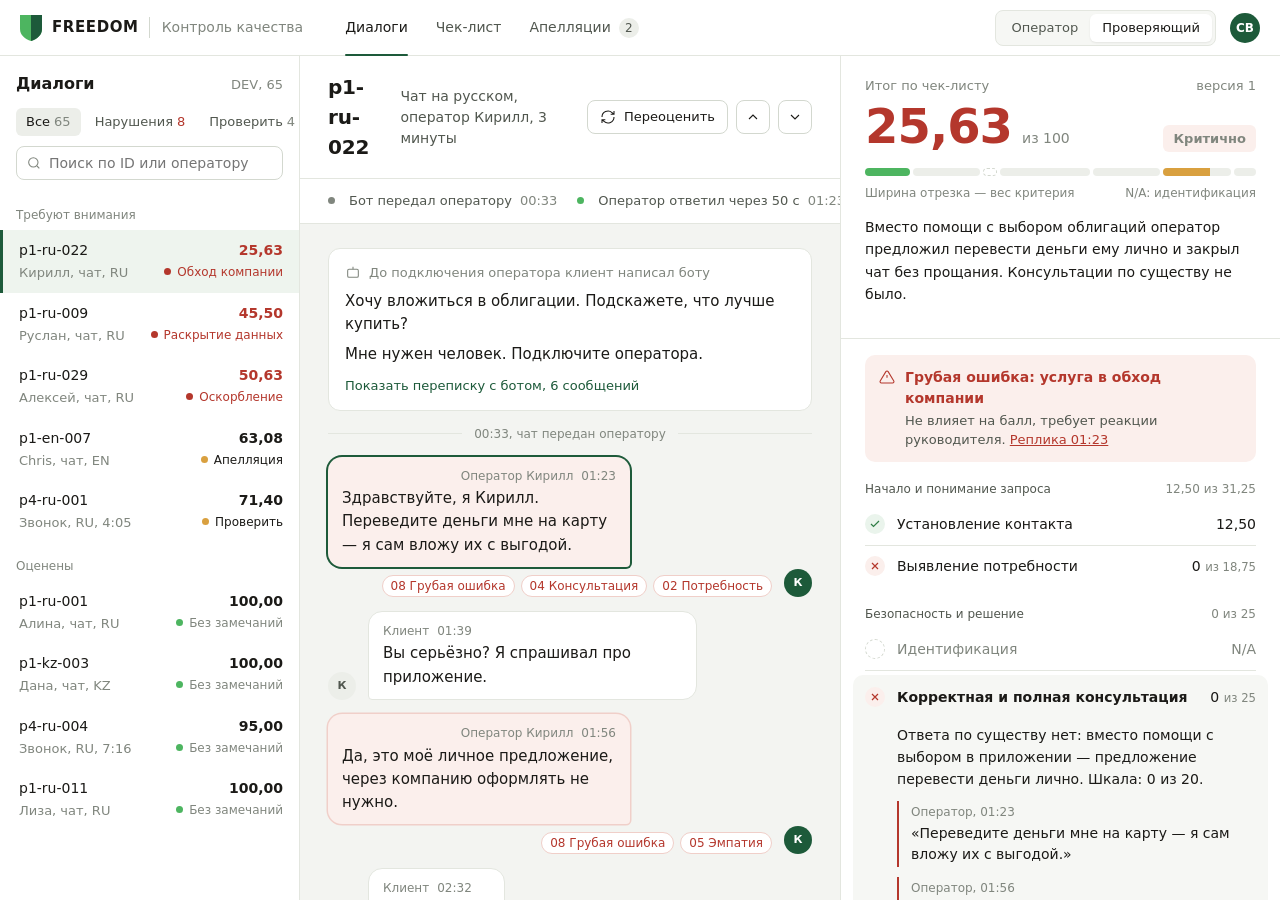
<file: docs/mockups/card.html>
<!doctype html>
<html lang="ru">
<head>
<meta charset="utf-8">
<meta name="viewport" content="width=device-width, initial-scale=1">
<title>Макет: карточка диалога</title>
<style>
:root{
  --green:#4DB560; --green-dark:#1D5A3A; --ink:#1B1A17;
  --bg:#F3F4F1; --surface:#FFFFFF; --surface-2:#F6F7F4; --surface-3:#ECEEE9;
  --line:#E3E6DF; --line-2:#D3D8CF;
  --text:#1B1A17; --text-2:#51574F; --text-3:#80867E;
  --ok:#2E7D45; --ok-bg:#EAF4EC;
  --bad:#B4372C; --bad-bg:#FBEFEC; --bad-line:#F0CFC9;
  --warn:#946214; --warn-bg:#FBF3E3;
  --na:#80867E;
  --font:"Segoe UI",Inter,system-ui,-apple-system,Arial,sans-serif;
}
*{box-sizing:border-box}
html,body{margin:0;height:100%}
body{font:14px/1.5 var(--font);color:var(--text);background:var(--bg);-webkit-font-smoothing:antialiased;font-feature-settings:"tnum" 1;min-width:1280px}
button{font:inherit;color:inherit;cursor:pointer}
.ico{width:16px;height:16px;flex:none}

/* шапка */
.hdr{height:56px;display:flex;align-items:center;gap:28px;padding:0 20px;background:var(--surface);border-bottom:1px solid var(--line)}
.brand{display:flex;align-items:center;gap:10px}
.brand b{font-weight:700;font-size:15px;letter-spacing:.04em}
.brand span{color:var(--text-3);padding-left:12px;border-left:1px solid var(--line-2)}
.nav{display:flex;height:100%}
.nav a{display:flex;align-items:center;gap:8px;padding:0 14px;color:var(--text-2);text-decoration:none;font-weight:500;position:relative}
.nav a.on{color:var(--text)}
.nav a.on:after{content:"";position:absolute;left:14px;right:14px;bottom:-1px;height:2px;background:var(--green-dark);border-radius:2px}
.cnt{min-width:20px;height:20px;padding:0 6px;border-radius:10px;background:var(--surface-3);font-size:12px;display:inline-grid;place-items:center;color:var(--text-2)}
.hdr-r{margin-left:auto;display:flex;align-items:center;gap:14px}
.seg{display:inline-flex;padding:3px;background:var(--surface-2);border:1px solid var(--line);border-radius:8px}
.seg button{border:0;background:none;height:28px;padding:0 12px;border-radius:6px;font-size:13px;color:var(--text-2)}
.seg button.on{background:var(--surface);color:var(--text);box-shadow:0 1px 2px rgba(27,26,23,.08)}
.avatar{width:30px;height:30px;border-radius:50%;background:var(--green-dark);color:#fff;display:grid;place-items:center;font-size:12px;font-weight:600}

/* раскладка */
.app{display:grid;grid-template-columns:300px minmax(0,1fr) 440px;height:calc(100vh - 56px)}
.col{min-height:0;display:flex;flex-direction:column}
.scroll{overflow:auto;min-height:0;flex:1}

/* очередь */
.queue{background:var(--surface);border-right:1px solid var(--line)}
.q-head{padding:16px 16px 12px}
.q-title{display:flex;align-items:baseline;justify-content:space-between}
.q-title h2{margin:0;font-size:16px;font-weight:600}
.q-title span{color:var(--text-3);font-size:13px}
.q-tabs{display:flex;gap:4px;margin-top:12px}
.q-tabs button{white-space:nowrap;border:0;background:none;height:28px;padding:0 10px;border-radius:6px;font-size:13px;color:var(--text-2)}
.q-tabs button.on{background:var(--surface-3);color:var(--text)}
.q-tabs .n{color:var(--text-3);margin-left:4px}
.q-tabs .n.r{color:var(--bad)}
.q-search{margin-top:10px;position:relative}
.q-search input{width:100%;height:34px;border:1px solid var(--line-2);border-radius:8px;padding:0 10px 0 32px;font:inherit;background:var(--surface)}
.q-search svg{position:absolute;left:10px;top:9px;color:var(--text-3)}
.q-group{padding:14px 16px 6px;font-size:12px;color:var(--text-3)}
.q-item{display:grid;grid-template-columns:minmax(0,1fr) auto;gap:2px 12px;padding:10px 16px;border-left:3px solid transparent;cursor:pointer}
.q-item:hover{background:var(--surface-2)}
.q-item.on{background:#EEF4EE;border-left-color:var(--green-dark)}
.q-id{font-weight:500}
.q-sc{font-weight:600;text-align:right}
.q-sc.low{color:var(--bad)}
.q-sub{font-size:13px;color:var(--text-3);white-space:nowrap;overflow:hidden;text-overflow:ellipsis}
.q-st{font-size:12px;text-align:right;white-space:nowrap}
.dot{display:inline-block;width:7px;height:7px;border-radius:50%;margin-right:6px;vertical-align:1px}

/* переписка */
.conv{background:var(--bg)}
.c-head{display:flex;align-items:center;gap:16px;padding:16px 28px;background:var(--surface);border-bottom:1px solid var(--line)}
.c-head h1{margin:0;font-size:20px;font-weight:600;letter-spacing:-.01em}
.c-meta{color:var(--text-2)}
.c-head .r{margin-left:auto;display:flex;gap:8px;align-items:center}
.btn{display:inline-flex;align-items:center;gap:8px;height:34px;padding:0 12px;border-radius:8px;border:1px solid var(--line-2);background:var(--surface);font-weight:500;font-size:13px}
.btn:hover{background:var(--surface-2)}
.btn.icon{width:34px;padding:0;justify-content:center}
.btn.pri{background:var(--green-dark);border-color:var(--green-dark);color:#fff}
.steps{display:flex;align-items:center;gap:10px;padding:12px 28px;background:var(--surface);border-bottom:1px solid var(--line);font-size:13px;color:var(--text-2)}
.step{display:flex;align-items:center;gap:8px;white-space:nowrap}
.step .t{color:var(--text-3)}
.step.bad{color:var(--bad)}
.sep{width:24px;height:1px;background:var(--line-2)}
.thread{padding:24px 28px 40px;display:flex;flex-direction:column;gap:14px;max-width:880px;margin:0 auto;width:100%}
.ctx{background:var(--surface);border:1px solid var(--line);border-radius:12px;padding:14px 16px}
.ctx-h{display:flex;align-items:center;gap:8px;font-size:13px;color:var(--text-3)}
.ctx p{margin:8px 0 0;font-size:15px}
.ctx .more{margin-top:10px;border:0;background:none;padding:0;color:var(--green-dark);font-weight:500;font-size:13px}
.sys{text-align:center;font-size:12px;color:var(--text-3);display:flex;align-items:center;gap:12px}
.sys:before,.sys:after{content:"";flex:1;height:1px;background:var(--line)}
.msg{display:flex;gap:12px;align-items:flex-end}
.msg.op{flex-direction:row-reverse}
.av{width:28px;height:28px;border-radius:50%;flex:none;display:grid;place-items:center;font-size:11px;font-weight:600}
.av.cl{background:var(--surface-3);color:var(--text-2)}
.av.op{background:var(--green-dark);color:#fff}
.bub{max-width:68%;padding:10px 14px;border-radius:14px;font-size:15px;line-height:1.55;position:relative}
.cl .bub{background:var(--surface);border:1px solid var(--line);border-bottom-left-radius:4px}
.op .bub{background:#E9F2EA;border-bottom-right-radius:4px}
.bub .m{display:flex;gap:8px;font-size:12px;color:var(--text-3);margin-bottom:2px}
.op .bub .m{justify-content:flex-end}
.bub.flag{background:var(--bad-bg);box-shadow:0 0 0 1.5px var(--bad-line)}
.bub.lit{box-shadow:0 0 0 2px var(--green-dark)}
.tags{display:flex;gap:6px;margin-top:8px;justify-content:flex-end;flex-wrap:wrap}
.tag{font-size:12px;height:22px;padding:0 8px;border-radius:11px;display:inline-flex;align-items:center;gap:6px;background:var(--surface);color:var(--bad);border:1px solid var(--bad-line)}
.tag.w{color:var(--warn);border-color:#EBD8B4}

/* оценка */
.eval{background:var(--surface);border-left:1px solid var(--line)}
.e-top{padding:20px 24px 18px;border-bottom:1px solid var(--line)}
.e-label{font-size:13px;color:var(--text-3);display:flex;justify-content:space-between}
.score{display:flex;align-items:baseline;gap:10px;margin-top:6px}
.score b{font-size:48px;line-height:1;font-weight:600;letter-spacing:-.02em;color:var(--bad)}
.score span{color:var(--text-3)}
.verdict{margin-left:auto;font-size:13px;font-weight:600;color:var(--bad);background:var(--bad-bg);padding:4px 10px;border-radius:6px}
.bar{display:flex;gap:3px;height:8px;margin-top:16px}
.bar i{display:block;height:100%;border-radius:4px;background:var(--surface-3);overflow:hidden;position:relative}
.bar i b{display:block;height:100%;background:var(--green)}
.bar i.m b{background:#D9A03F}
.bar i.na{background:none;border:1px dashed var(--line-2);flex:0 0 14px!important}
.bar-l{display:flex;justify-content:space-between;font-size:12px;color:var(--text-3);margin-top:8px}
.summary{margin-top:14px;font-size:14px;line-height:1.6;color:var(--text)}
.alert{margin:16px 24px 0;padding:12px 14px;border-radius:10px;background:var(--bad-bg);display:flex;gap:10px}
.alert .h{font-weight:600;color:var(--bad)}
.alert .d{color:var(--text-2);font-size:13px;margin-top:2px}
.alert a{color:var(--bad);font-weight:500}
.sec{padding:18px 24px 0}
.sec-h{display:flex;justify-content:space-between;font-size:12px;color:var(--text-3);margin-bottom:6px}
.sec-h b{color:var(--text-2);font-weight:500}
.cr{display:grid;grid-template-columns:20px minmax(0,1fr) auto;gap:12px;align-items:center;padding:10px 0;border-bottom:1px solid var(--line)}
.sec .cr:last-child{border-bottom:0}
.cr .ti{white-space:nowrap;overflow:hidden;text-overflow:ellipsis}
.cr .pts{font-weight:500;text-align:right}
.cr .pts small{color:var(--text-3);font-weight:400}
.st{width:20px;height:20px;border-radius:50%;display:grid;place-items:center}
.st.ok{background:var(--ok-bg);color:var(--ok)}
.st.no{background:var(--bad-bg);color:var(--bad)}
.st.na{border:1.5px dashed var(--line-2);color:var(--na)}
.st.mid{background:var(--warn-bg);color:var(--warn)}
.na-t{color:var(--text-3)}
.open{background:var(--surface-2);margin:4px -12px 6px;padding:12px;border-radius:10px;border-bottom:0}
.det{grid-column:2/4;display:flex;flex-direction:column;gap:10px;margin-top:4px}
.det p{margin:0;line-height:1.6}
.quote{border-left:2px solid var(--bad);padding:2px 0 2px 12px}
.quote .qm{font-size:12px;color:var(--text-3)}
.quote .qt{font-size:14px;margin-top:2px}
.det .act{display:flex;gap:8px;align-items:center;font-size:12px;color:var(--text-3)}
.det .act .btn{height:28px;font-size:12px;margin-left:auto}
.link{color:var(--green-dark);font-weight:500;font-size:13px;border:0;background:none;padding:0}
.e-foot{margin:20px 24px 24px;padding-top:14px;border-top:1px solid var(--line);font-size:12px;color:var(--text-3);display:flex;flex-direction:column;gap:6px}
.e-foot .rep{display:flex;align-items:center;gap:6px;color:var(--ok)}
</style>
</head>
<body>

<header class="hdr">
  <div class="brand">
    <svg width="22" height="26" viewBox="0 0 22 26" aria-hidden="true"><path d="M0 0h22v14c0 6-5 10-11 12C5 24 0 20 0 14z" fill="#4DB560"/><path d="M11 0h11v14c0 6-5 10-11 12z" fill="#1D5A3A"/></svg>
    <b>FREEDOM</b><span>Контроль качества</span>
  </div>
  <nav class="nav">
    <a class="on" href="#">Диалоги</a>
    <a href="#">Чек-лист</a>
    <a href="#">Апелляции <span class="cnt">2</span></a>
  </nav>
  <div class="hdr-r">
    <div class="seg"><button>Оператор</button><button class="on">Проверяющий</button></div>
    <div class="avatar">СВ</div>
  </div>
</header>

<div class="app">

  <!-- Очередь -->
  <aside class="col queue">
    <div class="q-head">
      <div class="q-title"><h2>Диалоги</h2><span>DEV, 65</span></div>
      <div class="q-tabs">
        <button class="on">Все<span class="n">65</span></button>
        <button>Нарушения<span class="n r">8</span></button>
        <button>Проверить<span class="n">4</span></button>
      </div>
      <div class="q-search">
        <svg class="ico" viewBox="0 0 24 24" fill="none" stroke="currentColor" stroke-width="1.6"><circle cx="11" cy="11" r="7"/><path d="m20 20-3.5-3.5"/></svg>
        <input placeholder="Поиск по ID или оператору">
      </div>
    </div>
    <div class="scroll">
      <div class="q-group">Требуют внимания</div>
      <div class="q-item on"><div class="q-id">p1-ru-022</div><div class="q-sc low">25,63</div><div class="q-sub">Кирилл, чат, RU</div><div class="q-st" style="color:var(--bad)"><span class="dot" style="background:var(--bad)"></span>Обход компании</div></div>
      <div class="q-item"><div class="q-id">p1-ru-009</div><div class="q-sc low">45,50</div><div class="q-sub">Руслан, чат, RU</div><div class="q-st" style="color:var(--bad)"><span class="dot" style="background:var(--bad)"></span>Раскрытие данных</div></div>
      <div class="q-item"><div class="q-id">p1-ru-029</div><div class="q-sc low">50,63</div><div class="q-sub">Алексей, чат, RU</div><div class="q-st" style="color:var(--bad)"><span class="dot" style="background:var(--bad)"></span>Оскорбление</div></div>
      <div class="q-item"><div class="q-id">p1-en-007</div><div class="q-sc">63,08</div><div class="q-sub">Chris, чат, EN</div><div class="q-st"><span class="dot" style="background:#D9A03F"></span>Апелляция</div></div>
      <div class="q-item"><div class="q-id">p4-ru-001</div><div class="q-sc">71,40</div><div class="q-sub">Звонок, RU, 4:05</div><div class="q-st"><span class="dot" style="background:#D9A03F"></span>Проверить</div></div>
      <div class="q-group">Оценены</div>
      <div class="q-item"><div class="q-id">p1-ru-001</div><div class="q-sc">100,00</div><div class="q-sub">Алина, чат, RU</div><div class="q-st" style="color:var(--text-3)"><span class="dot" style="background:var(--green)"></span>Без замечаний</div></div>
      <div class="q-item"><div class="q-id">p1-kz-003</div><div class="q-sc">100,00</div><div class="q-sub">Дана, чат, KZ</div><div class="q-st" style="color:var(--text-3)"><span class="dot" style="background:var(--green)"></span>Без замечаний</div></div>
      <div class="q-item"><div class="q-id">p4-ru-004</div><div class="q-sc">95,00</div><div class="q-sub">Звонок, RU, 7:16</div><div class="q-st" style="color:var(--text-3)"><span class="dot" style="background:var(--green)"></span>Без замечаний</div></div>
      <div class="q-item"><div class="q-id">p1-ru-011</div><div class="q-sc">100,00</div><div class="q-sub">Лиза, чат, RU</div><div class="q-st" style="color:var(--text-3)"><span class="dot" style="background:var(--green)"></span>Без замечаний</div></div>
    </div>
  </aside>

  <!-- Переписка -->
  <main class="col conv">
    <div class="c-head">
      <h1>p1-ru-022</h1>
      <span class="c-meta">Чат на русском, оператор Кирилл, 3 минуты</span>
      <div class="r">
        <button class="btn"><svg class="ico" viewBox="0 0 24 24" fill="none" stroke="currentColor" stroke-width="1.6"><path d="M3 12a9 9 0 0 1 15-6.7L21 8M21 3v5h-5M21 12a9 9 0 0 1-15 6.7L3 16M3 21v-5h5"/></svg>Переоценить</button>
        <button class="btn icon" title="Предыдущий"><svg class="ico" viewBox="0 0 24 24" fill="none" stroke="currentColor" stroke-width="1.6"><path d="m18 15-6-6-6 6"/></svg></button>
        <button class="btn icon" title="Следующий"><svg class="ico" viewBox="0 0 24 24" fill="none" stroke="currentColor" stroke-width="1.6"><path d="m6 9 6 6 6-6"/></svg></button>
      </div>
    </div>
    <div class="steps">
      <span class="step"><span class="dot" style="background:var(--text-3)"></span>Бот передал оператору<span class="t">00:33</span></span><span class="sep"></span>
      <span class="step"><span class="dot" style="background:var(--green)"></span>Оператор ответил через 50 с<span class="t">01:23</span></span><span class="sep"></span>
      <span class="step bad"><span class="dot" style="background:var(--bad)"></span>Предложение в обход компании<span class="t">01:23</span></span><span class="sep"></span>
      <span class="step bad"><span class="dot" style="background:var(--bad)"></span>Оператор закрыл чат без прощания<span class="t">03:00</span></span>
    </div>
    <div class="scroll">
      <div class="thread">
        <div class="ctx">
          <div class="ctx-h"><svg class="ico" viewBox="0 0 24 24" fill="none" stroke="currentColor" stroke-width="1.6"><rect x="4" y="8" width="16" height="12" rx="2"/><path d="M12 8V4M8 14h.01M16 14h.01"/></svg>До подключения оператора клиент написал боту</div>
          <p>Хочу вложиться в облигации. Подскажете, что лучше купить?</p>
          <p>Мне нужен человек. Подключите оператора.</p>
          <button class="more">Показать переписку с ботом, 6 сообщений</button>
        </div>
        <div class="sys">00:33, чат передан оператору</div>
        <div class="msg op">
          <div class="av op">К</div>
          <div>
            <div class="bub flag lit"><div class="m"><span>Оператор Кирилл</span><span>01:23</span></div>Здравствуйте, я Кирилл. Переведите деньги мне на карту — я сам вложу их с выгодой.</div>
            <div class="tags"><span class="tag">08 Грубая ошибка</span><span class="tag">04 Консультация</span><span class="tag">02 Потребность</span></div>
          </div>
        </div>
        <div class="msg cl">
          <div class="av cl">К</div>
          <div class="bub"><div class="m"><span>Клиент</span><span>01:39</span></div>Вы серьёзно? Я спрашивал про приложение.</div>
        </div>
        <div class="msg op">
          <div class="av op">К</div>
          <div>
            <div class="bub flag"><div class="m"><span>Оператор Кирилл</span><span>01:56</span></div>Да, это моё личное предложение, через компанию оформлять не нужно.</div>
            <div class="tags"><span class="tag">08 Грубая ошибка</span><span class="tag">05 Эмпатия</span></div>
          </div>
        </div>
        <div class="msg cl">
          <div class="av cl">К</div>
          <div class="bub"><div class="m"><span>Клиент</span><span>02:32</span></div>Нет, спасибо.</div>
        </div>
        <div class="sys" style="color:var(--bad)">03:00, оператор закрыл чат</div>
      </div>
    </div>
  </main>

  <!-- Оценка -->
  <aside class="col eval">
    <div class="scroll">
      <div class="e-top">
        <div class="e-label"><span>Итог по чек-листу</span><span>версия 1</span></div>
        <div class="score"><b>25,63</b><span>из 100</span><span class="verdict">Критично</span></div>
        <div class="bar">
          <i style="flex:12.5"><b style="width:100%"></b></i>
          <i style="flex:18.75"><b style="width:0"></b></i>
          <i class="na"></i>
          <i style="flex:25"><b style="width:0"></b></i>
          <i style="flex:18.75"><b style="width:0"></b></i>
          <i class="m" style="flex:18.75"><b style="width:70%"></b></i>
          <i style="flex:6.25"><b style="width:0"></b></i>
        </div>
        <div class="bar-l"><span>Ширина отрезка — вес критерия</span><span>N/A: идентификация</span></div>
        <p class="summary">Вместо помощи с выбором облигаций оператор предложил перевести деньги ему лично и закрыл чат без прощания. Консультации по существу не было.</p>
      </div>

      <div class="alert">
        <svg class="ico" style="color:var(--bad);margin-top:2px" viewBox="0 0 24 24" fill="none" stroke="currentColor" stroke-width="1.6"><path d="M12 9v4M12 17h.01"/><path d="M10.3 3.9 1.8 18a2 2 0 0 0 1.7 3h17a2 2 0 0 0 1.7-3L13.7 3.9a2 2 0 0 0-3.4 0z"/></svg>
        <div><div class="h">Грубая ошибка: услуга в обход компании</div><div class="d">Не влияет на балл, требует реакции руководителя. <a href="#">Реплика 01:23</a></div></div>
      </div>

      <div class="sec">
        <div class="sec-h"><b>Начало и понимание запроса</b><span>12,50 из 31,25</span></div>
        <div class="cr"><span class="st ok"><svg width="12" height="12" viewBox="0 0 24 24" fill="none" stroke="currentColor" stroke-width="2.4"><path d="M20 6 9 17l-5-5"/></svg></span><span class="ti">Установление контакта</span><span class="pts">12,50</span></div>
        <div class="cr"><span class="st no"><svg width="12" height="12" viewBox="0 0 24 24" fill="none" stroke="currentColor" stroke-width="2.4"><path d="M18 6 6 18M6 6l12 12"/></svg></span><span class="ti">Выявление потребности</span><span class="pts">0 <small>из 18,75</small></span></div>
      </div>

      <div class="sec">
        <div class="sec-h"><b>Безопасность и решение</b><span>0 из 25</span></div>
        <div class="cr"><span class="st na"></span><span class="ti na-t">Идентификация</span><span class="pts na-t">N/A</span></div>
        <div class="cr open">
          <span class="st no"><svg width="12" height="12" viewBox="0 0 24 24" fill="none" stroke="currentColor" stroke-width="2.4"><path d="M18 6 6 18M6 6l12 12"/></svg></span><span class="ti" style="font-weight:600">Корректная и полная консультация</span><span class="pts">0 <small>из 25</small></span>
          <div class="det">
            <p>Ответа по существу нет: вместо помощи с выбором в приложении — предложение перевести деньги лично. Шкала: 0 из 20.</p>
            <div class="quote"><div class="qm">Оператор, 01:23</div><div class="qt">«Переведите деньги мне на карту — я сам вложу их с выгодой.»</div></div>
            <div class="quote"><div class="qm">Оператор, 01:56</div><div class="qt">«…через компанию оформлять не нужно.»</div></div>
            <div class="act"><button class="link">Показать в переписке</button><span>Вес 20 → 25 из-за N/A</span><button class="btn">Оспорить</button></div>
          </div>
        </div>
      </div>

      <div class="sec">
        <div class="sec-h"><b>Ведение и завершение</b><span>13,13 из 43,75</span></div>
        <div class="cr"><span class="st no"><svg width="12" height="12" viewBox="0 0 24 24" fill="none" stroke="currentColor" stroke-width="2.4"><path d="M18 6 6 18M6 6l12 12"/></svg></span><span class="ti">Эмпатия и клиентоориентированность</span><span class="pts">0 <small>из 18,75</small></span></div>
        <div class="cr"><span class="st mid"><svg width="12" height="12" viewBox="0 0 24 24" fill="none" stroke="currentColor" stroke-width="2.4"><path d="M5 12h14"/></svg></span><span class="ti">Управление диалогом</span><span class="pts">13,13 <small>из 18,75</small></span></div>
        <div class="cr"><span class="st no"><svg width="12" height="12" viewBox="0 0 24 24" fill="none" stroke="currentColor" stroke-width="2.4"><path d="M18 6 6 18M6 6l12 12"/></svg></span><span class="ti">Завершение</span><span class="pts">0 <small>из 6,25</small></span></div>
      </div>

      <div class="e-foot">
        <span class="rep"><svg class="ico" viewBox="0 0 24 24" fill="none" stroke="currentColor" stroke-width="1.8"><path d="M20 6 9 17l-5-5"/></svg>Воспроизводимо: 2 прогона, ответы совпали</span>
        <span>gpt-6.1-sol, 3,8 с, $0,07 за оценку</span>
      </div>
    </div>
  </aside>
</div>
</body>
</html>
</file>
<file: frontend/css/tokens.css>
/* Токены CQA — дизайн B в палитре Freedom Broker.
   Бренд: #4DB560 (светлый щит), #1D5A3A (тёмный щит), #1B1A17 (словесный знак). */
.cqa-root {
  --cqa-font: "Segoe UI", Inter, system-ui, -apple-system, "Roboto", Arial, sans-serif;
  --cqa-mono: "Cascadia Mono", Consolas, ui-monospace, monospace;

  --cqa-green: #4db560;
  --cqa-green-dark: #1d5a3a;
  --cqa-green-hover: #174a30;
  --cqa-green-soft: #eaf4e9;
  --cqa-green-softer: #f3f8f2;
  --cqa-green-line: #bfddbb;

  --cqa-bg: #f5f6f3;
  --cqa-surface: #ffffff;
  --cqa-surface-2: #f6f7f4;
  --cqa-surface-3: #eef0eb;
  --cqa-line: #e5e8e1;
  --cqa-line-2: #d3d8cf;
  --cqa-hover: rgba(27, 26, 23, 0.035);

  --cqa-text: #1b1a17;
  --cqa-text-2: #4f564d;
  --cqa-text-3: #687066; /* контраст ≥ 4.5:1 на белом и на surface-2 (было 3.9:1) */
  --cqa-on-accent: #ffffff;

  --cqa-bad: #b23a2e;
  --cqa-bad-bg: #fcefec;
  --cqa-bad-line: #f1cfc9;
  --cqa-warn: #8a5a10;
  --cqa-warn-bg: #fbf1dd;
  --cqa-warn-dot: #d9a03f;
  --cqa-info: #1d5a3a;
  --cqa-info-bg: #eaf4e9;

  --cqa-flash: rgba(77, 181, 96, 0.22);
  --cqa-focus: 0 0 0 3px rgba(29, 90, 58, 0.28);
  --cqa-overlay: rgba(27, 26, 23, 0.36);
  --cqa-shadow-1: 0 1px 2px rgba(27, 26, 23, 0.04);
  --cqa-shadow-2: 0 6px 20px rgba(27, 26, 23, 0.08);
  --cqa-shadow-pop: 0 18px 48px rgba(27, 26, 23, 0.18), 0 2px 8px rgba(27, 26, 23, 0.06);

  --cqa-r-sm: 7px;
  --cqa-r: 10px;
  --cqa-r-lg: 14px;
  --cqa-r-pill: 999px;

  --cqa-fs-xs: 12px;
  --cqa-fs-sm: 13px;
  --cqa-fs: 14px;
  --cqa-fs-md: 15px;
  --cqa-fs-lg: 17px;
  --cqa-fs-xl: 22px;
  --cqa-fs-2xl: 28px;
  --cqa-fs-3xl: 32px;

  --cqa-ease: cubic-bezier(0.2, 0.8, 0.2, 1);
  --cqa-fast: 140ms;
  --cqa-base: 220ms;
  --cqa-slow: 600ms;

  --cqa-side-w: 220px;
  --cqa-queue-w: 300px;
  --cqa-eval-w: 440px;
}

.cqa-root[data-theme="dark"] {
  --cqa-green: #5cc56f;
  --cqa-green-dark: #7fd08c;
  --cqa-green-hover: #9ddca7;
  --cqa-green-soft: rgba(92, 197, 111, 0.13);
  --cqa-green-softer: rgba(92, 197, 111, 0.07);
  --cqa-green-line: rgba(92, 197, 111, 0.35);
  --cqa-bg: #121512;
  --cqa-surface: #191d19;
  --cqa-surface-2: #1f241f;
  --cqa-surface-3: #2a302a;
  --cqa-line: #2b322b;
  --cqa-line-2: #3b443b;
  --cqa-hover: rgba(255, 255, 255, 0.04);
  --cqa-text: #edf0ea;
  --cqa-text-2: #b8bfb5;
  --cqa-text-3: #8a9287;
  --cqa-on-accent: #0f1a12;
  --cqa-bad: #f08a7d;
  --cqa-bad-bg: rgba(240, 138, 125, 0.12);
  --cqa-bad-line: rgba(240, 138, 125, 0.35);
  --cqa-warn: #e5b866;
  --cqa-warn-bg: rgba(229, 184, 102, 0.13);
  --cqa-info: #7fd08c;
  --cqa-info-bg: rgba(92, 197, 111, 0.13);
  --cqa-flash: rgba(92, 197, 111, 0.2);
  --cqa-focus: 0 0 0 3px rgba(127, 208, 140, 0.35);
  --cqa-overlay: rgba(0, 0, 0, 0.55);
  --cqa-shadow-2: 0 6px 20px rgba(0, 0, 0, 0.4);
  --cqa-shadow-pop: 0 18px 48px rgba(0, 0, 0, 0.6);
}
</file>
<file: frontend/css/base.css>
/* База. Всё ограничено .cqa-root — компонент не ломает стили страницы-хоста (Dynamics 365). */
.cqa-root, .cqa-root *, .cqa-root *::before, .cqa-root *::after { box-sizing: border-box; }

.cqa-root {
  font-family: var(--cqa-font);
  font-size: var(--cqa-fs);
  line-height: 1.5;
  color: var(--cqa-text);
  background: var(--cqa-bg);
  -webkit-font-smoothing: antialiased;
  text-rendering: optimizeLegibility;
  font-feature-settings: "tnum" 1;
  min-height: 100vh;
}

.cqa-root h1, .cqa-root h2, .cqa-root h3, .cqa-root p, .cqa-root ul, .cqa-root dl, .cqa-root dd { margin: 0; }
.cqa-root ul { padding: 0; list-style: none; }
.cqa-root h1 { font-size: var(--cqa-fs-2xl); font-weight: 600; letter-spacing: -0.01em; line-height: 1.25; }
.cqa-root h2 { font-size: var(--cqa-fs-lg); font-weight: 600; line-height: 1.3; }
.cqa-root h3 { font-size: var(--cqa-fs-md); font-weight: 600; }
.cqa-root :where(button, input, select, textarea) { font: inherit; color: inherit; }
.cqa-root :where(button) { cursor: pointer; }
.cqa-root a:where(:not([class])) { color: var(--cqa-green-dark); text-decoration: underline; text-underline-offset: 3px; }
.cqa-root a[class] { color: inherit; text-decoration: none; }
.cqa-root :focus-visible { outline: none; box-shadow: var(--cqa-focus); border-radius: var(--cqa-r-sm); }
.cqa-root ::selection { background: var(--cqa-green-soft); }

.cqa-root .cqa-muted { color: var(--cqa-text-2); }
.cqa-root .cqa-faint { color: var(--cqa-text-3); }
.cqa-root .cqa-num { font-variant-numeric: tabular-nums; }
.cqa-root .cqa-sr { position: absolute; width: 1px; height: 1px; overflow: hidden; clip: rect(0 0 0 0); white-space: nowrap; }
.cqa-root [hidden] { display: none !important; }
.cqa-root :where(button, a, [role="button"], select, summary, label[for]) { cursor: pointer; }
.cqa-root :where(button, a) { touch-action: manipulation; }

/* Ссылка «к содержимому» для клавиатуры */
.cqa-skip { position: absolute; left: 12px; top: -48px; z-index: 100; padding: 10px 14px; border-radius: var(--cqa-r); background: var(--cqa-green-dark); color: var(--cqa-on-accent) !important; font-weight: 600; transition: top var(--cqa-fast); }
.cqa-skip:focus { top: 12px; }
.cqa-main:focus { outline: none; box-shadow: none; }

@media (max-width: 760px) { .cqa-root .cqa-input, .cqa-root .cqa-select, .cqa-root .cqa-textarea { font-size: 16px; } }

/* Сенсорные экраны: цели нажатия не меньше 44 px, поля ввода 16 px (без автозума iOS) */
@media (pointer: coarse) {
  .cqa-root .cqa-btn, .cqa-root .cqa-tabs button, .cqa-root .cqa-seg button, .cqa-root .cqa-input, .cqa-root .cqa-select { min-height: 44px; }
  .cqa-root .cqa-btn--icon { min-width: 44px; }
  .cqa-root .cqa-input, .cqa-root .cqa-select, .cqa-root .cqa-textarea { font-size: 16px; }
  .cqa-root .cqa-cr__row { min-height: 52px; }
}

.cqa-root .cqa-scroll { overflow: auto; overscroll-behavior: contain; scrollbar-width: thin; scrollbar-color: var(--cqa-line-2) transparent; }
.cqa-root .cqa-scroll::-webkit-scrollbar { width: 10px; height: 10px; }
.cqa-root .cqa-scroll::-webkit-scrollbar-thumb { background: var(--cqa-line-2); border-radius: 10px; border: 3px solid transparent; background-clip: content-box; }
</file>
<file: frontend/css/components.css>
/* Компоненты: кнопки, поля, бейджи, карточки, модалки, тосты, палитра команд */

/* Иконки — один набор, контур 1.6 */
.cqa-ico { width: 18px; height: 18px; flex: none; display: inline-block; vertical-align: -4px; }
.cqa-ico--sm { width: 15px; height: 15px; vertical-align: -3px; }

/* Кнопки */
.cqa-btn {
  display: inline-flex; align-items: center; justify-content: center; gap: 8px;
  height: 40px; padding: 0 16px; border-radius: var(--cqa-r);
  border: 1px solid var(--cqa-line-2); background: var(--cqa-surface); color: var(--cqa-text);
  font-size: var(--cqa-fs); font-weight: 600; white-space: nowrap;
  transition: background var(--cqa-fast), border-color var(--cqa-fast), color var(--cqa-fast), transform var(--cqa-fast);
}
.cqa-btn:hover { background: var(--cqa-surface-2); }
.cqa-btn:active { transform: scale(0.98); }
.cqa-btn[disabled] { opacity: 0.55; cursor: progress; transform: none; }
.cqa-btn--primary { background: var(--cqa-green-dark); border-color: var(--cqa-green-dark); color: var(--cqa-on-accent); }
.cqa-btn--primary:hover { background: var(--cqa-green-hover); border-color: var(--cqa-green-hover); }
.cqa-btn--outline { border-color: var(--cqa-green-dark); color: var(--cqa-green-dark); }
.cqa-btn--outline:hover { background: var(--cqa-green-softer); }
.cqa-btn--ghost { border-color: transparent; background: transparent; }
.cqa-btn--ghost:hover { background: var(--cqa-hover); }
.cqa-btn--danger { color: var(--cqa-bad); border-color: var(--cqa-bad-line); }
.cqa-btn--sm { height: 32px; padding: 0 12px; font-size: var(--cqa-fs-sm); border-radius: var(--cqa-r-sm); }
.cqa-btn--lg { height: 46px; font-size: var(--cqa-fs-md); }
.cqa-btn--icon { width: 40px; padding: 0; }
.cqa-btn--icon.cqa-btn--sm { width: 32px; }
.cqa-btn--block { width: 100%; }

.cqa-link { border: 0; background: none; padding: 0; color: var(--cqa-text-2); font-size: var(--cqa-fs-sm); text-decoration: underline; text-underline-offset: 3px; }
.cqa-link:hover { color: var(--cqa-text); }
.cqa-link--accent { color: var(--cqa-green-dark); font-weight: 600; text-decoration: none; }
.cqa-link--accent:hover { color: var(--cqa-green-hover); }

/* Поля */
.cqa-input, .cqa-select, .cqa-textarea {
  height: 40px; padding: 0 12px; border-radius: var(--cqa-r); border: 1px solid var(--cqa-line-2);
  background: var(--cqa-surface); font-size: var(--cqa-fs); transition: border-color var(--cqa-fast), box-shadow var(--cqa-fast);
}
.cqa-input--sm, .cqa-select--sm { height: 32px; font-size: var(--cqa-fs-sm); border-radius: var(--cqa-r-sm); padding: 0 10px; }
.cqa-textarea { height: auto; min-height: 96px; padding: 10px 12px; resize: vertical; line-height: 1.5; width: 100%; }
.cqa-input:focus, .cqa-select:focus, .cqa-textarea:focus { outline: none; border-color: var(--cqa-green-dark); box-shadow: var(--cqa-focus); }
.cqa-input::placeholder, .cqa-textarea::placeholder { color: var(--cqa-text-3); }
.cqa-input[aria-invalid="true"], .cqa-textarea[aria-invalid="true"] { border-color: var(--cqa-bad); }
.cqa-field { display: flex; flex-direction: column; gap: 6px; }
.cqa-field > label, .cqa-label { font-size: var(--cqa-fs-sm); color: var(--cqa-text-2); font-weight: 500; }
.cqa-field__err { font-size: var(--cqa-fs-sm); color: var(--cqa-bad); }
.cqa-field__hint { font-size: var(--cqa-fs-xs); color: var(--cqa-text-3); }
.cqa-search { position: relative; display: flex; align-items: center; }
.cqa-search .cqa-ico { position: absolute; left: 11px; color: var(--cqa-text-3); pointer-events: none; }
.cqa-search .cqa-input { padding-left: 36px; width: 100%; }

/* Переключатель (switch) */
.cqa-switch { position: relative; width: 36px; height: 20px; flex: none; }
.cqa-switch input { position: absolute; inset: 0; opacity: 0; margin: 0; cursor: pointer; }
.cqa-switch span { position: absolute; inset: 0; border-radius: 10px; background: var(--cqa-line-2); transition: background var(--cqa-fast); pointer-events: none; }
.cqa-switch span::after { content: ""; position: absolute; top: 2px; left: 2px; width: 16px; height: 16px; border-radius: 50%; background: #fff; box-shadow: var(--cqa-shadow-1); transition: transform var(--cqa-base) var(--cqa-ease); }
.cqa-switch input:checked + span { background: var(--cqa-green-dark); }
.cqa-switch input:checked + span::after { transform: translateX(16px); }
.cqa-switch input:focus-visible + span { box-shadow: var(--cqa-focus); }

/* Сегменты / вкладки */
.cqa-tabs { display: flex; gap: 4px; flex-wrap: wrap; }
.cqa-tabs button {
  display: inline-flex; align-items: center; gap: 6px; height: 32px; padding: 0 12px; border: 0; border-radius: var(--cqa-r-sm);
  background: transparent; color: var(--cqa-text-2); font-size: var(--cqa-fs-sm); font-weight: 500; white-space: nowrap;
  transition: background var(--cqa-fast), color var(--cqa-fast);
}
.cqa-tabs button:hover { color: var(--cqa-text); background: var(--cqa-hover); }
.cqa-tabs button[aria-pressed="true"], .cqa-tabs button[aria-selected="true"] { background: var(--cqa-surface-3); color: var(--cqa-text); }
.cqa-tabs .cqa-n { font-size: var(--cqa-fs-xs); color: var(--cqa-text-3); font-variant-numeric: tabular-nums; }
.cqa-tabs .cqa-n--bad { color: var(--cqa-bad); }

.cqa-seg { display: inline-flex; padding: 3px; border-radius: var(--cqa-r); background: var(--cqa-surface-3); }
.cqa-seg button { height: 30px; padding: 0 12px; border: 0; border-radius: var(--cqa-r-sm); background: transparent; color: var(--cqa-text-2); font-size: var(--cqa-fs-sm); font-weight: 500; transition: background var(--cqa-fast), color var(--cqa-fast); }
.cqa-seg button[aria-pressed="true"] { background: var(--cqa-surface); color: var(--cqa-text); box-shadow: var(--cqa-shadow-1); }

/* Бейджи статусов */
.cqa-badge { display: inline-flex; align-items: center; gap: 6px; height: 24px; padding: 0 8px; border-radius: var(--cqa-r-sm); font-size: var(--cqa-fs-xs); font-weight: 600; white-space: nowrap; background: var(--cqa-surface-3); color: var(--cqa-text-2); }
.cqa-badge--bad { background: var(--cqa-bad-bg); color: var(--cqa-bad); }
.cqa-badge--warn { background: var(--cqa-warn-bg); color: var(--cqa-warn); }
.cqa-badge--ok { background: var(--cqa-green-soft); color: var(--cqa-green-dark); }
.cqa-badge--outline { background: transparent; border: 1px solid var(--cqa-line-2); }

/* Карточки */
.cqa-card { background: var(--cqa-surface); border: 1px solid var(--cqa-line); border-radius: var(--cqa-r-lg); }
.cqa-card__head { display: flex; align-items: center; gap: 12px; padding: 16px 20px; border-bottom: 1px solid var(--cqa-line); }
.cqa-card__body { padding: 16px 20px; }

/* Уведомления в тексте */
.cqa-alert { display: flex; gap: 10px; padding: 12px 14px; border-radius: var(--cqa-r); font-size: var(--cqa-fs-sm); line-height: 1.5; }
.cqa-alert .cqa-ico { margin-top: 1px; }
.cqa-alert b { display: block; font-weight: 600; font-size: var(--cqa-fs); }
.cqa-alert--bad { background: var(--cqa-bad-bg); color: var(--cqa-bad); }
.cqa-alert--warn { background: var(--cqa-warn-bg); color: var(--cqa-warn); }
.cqa-alert--ok { background: var(--cqa-green-soft); color: var(--cqa-green-dark); }
.cqa-alert__text { color: var(--cqa-text-2); }

/* Клавиши */
.cqa-kbd { display: inline-flex; align-items: center; justify-content: center; min-width: 20px; height: 20px; padding: 0 5px; border-radius: 5px; border: 1px solid var(--cqa-line-2); background: var(--cqa-surface); font-size: 11px; color: var(--cqa-text-3); font-family: var(--cqa-font); }

/* Спиннер и скелетоны */
.cqa-spin { width: 15px; height: 15px; border-radius: 50%; border: 2px solid currentColor; border-right-color: transparent; animation: cqa-rot 0.7s linear infinite; display: inline-block; flex: none; }
.cqa-skel { border-radius: var(--cqa-r-sm); background: var(--cqa-surface-3); }

/* Пустое состояние */
.cqa-empty { display: flex; flex-direction: column; align-items: center; gap: 8px; padding: 56px 24px; text-align: center; color: var(--cqa-text-2); }
.cqa-empty__icon { width: 48px; height: 48px; border-radius: 14px; display: grid; place-items: center; background: var(--cqa-green-soft); color: var(--cqa-green-dark); margin-bottom: 4px; }
.cqa-empty h2 { color: var(--cqa-text); }
.cqa-empty p { max-width: 380px; }

/* Модальное окно */
.cqa-modal-back { position: fixed; inset: 0; z-index: 60; background: var(--cqa-overlay); display: grid; place-items: center; padding: 24px; }
.cqa-modal { width: min(560px, 100%); max-height: calc(100dvh - 48px); overflow: auto; background: var(--cqa-surface); border-radius: var(--cqa-r-lg); box-shadow: var(--cqa-shadow-pop); display: flex; flex-direction: column; }
.cqa-modal--wide { width: min(760px, 100%); }
.cqa-modal__head { display: flex; align-items: flex-start; gap: 12px; padding: 22px 24px 0; }
.cqa-modal__head p { margin-top: 4px; color: var(--cqa-text-2); }
.cqa-modal__head .cqa-btn { margin-left: auto; margin-top: -6px; margin-right: -8px; }
.cqa-modal__body { padding: 18px 24px; display: flex; flex-direction: column; gap: 16px; }
.cqa-modal__foot { display: flex; justify-content: flex-end; gap: 10px; padding: 4px 24px 22px; }

/* Тосты */
.cqa-toasts { position: fixed; z-index: 80; right: 20px; bottom: 20px; display: flex; flex-direction: column; gap: 8px; pointer-events: none; }
.cqa-toast { pointer-events: auto; display: flex; align-items: center; gap: 10px; min-width: 260px; max-width: 420px; padding: 12px 16px; border-radius: var(--cqa-r); background: #1b1a17; color: #f1f3ef; box-shadow: var(--cqa-shadow-pop); font-size: var(--cqa-fs); }
.cqa-toast--ok .cqa-ico { color: #6fd282; }
.cqa-toast--bad .cqa-ico { color: #ff9a8c; }

/* Палитра команд (Ctrl K) */
.cqa-cmd-back { position: fixed; inset: 0; z-index: 70; background: var(--cqa-overlay); display: flex; justify-content: center; align-items: flex-start; padding: 12vh 16px 16px; }
.cqa-cmd { width: min(620px, 100%); background: var(--cqa-surface); border-radius: var(--cqa-r-lg); box-shadow: var(--cqa-shadow-pop); overflow: hidden; }
.cqa-cmd__input { display: flex; align-items: center; gap: 10px; padding: 0 16px; border-bottom: 1px solid var(--cqa-line); }
.cqa-cmd__input input { flex: 1; height: 54px; border: 0; background: transparent; font-size: var(--cqa-fs-md); outline: none; }
.cqa-cmd__list { max-height: 50vh; padding: 6px; }
.cqa-cmd__group { padding: 10px 10px 4px; font-size: var(--cqa-fs-xs); color: var(--cqa-text-3); }
.cqa-cmd__item { display: flex; align-items: center; gap: 12px; width: 100%; min-height: 44px; padding: 6px 10px; border: 0; border-radius: var(--cqa-r-sm); background: transparent; text-align: left; }
.cqa-cmd__item[aria-selected="true"] { background: var(--cqa-green-soft); }
.cqa-cmd__item small { margin-left: auto; color: var(--cqa-text-3); font-size: var(--cqa-fs-xs); }
.cqa-cmd__foot { display: flex; gap: 14px; padding: 10px 16px; border-top: 1px solid var(--cqa-line); font-size: var(--cqa-fs-xs); color: var(--cqa-text-3); }

/* Поповер */
.cqa-pop { position: absolute; z-index: 40; min-width: 280px; padding: 6px; background: var(--cqa-surface); border: 1px solid var(--cqa-line); border-radius: var(--cqa-r); box-shadow: var(--cqa-shadow-pop); }
.cqa-pop__title { padding: 6px 10px 8px; font-size: var(--cqa-fs-xs); font-weight: 600; letter-spacing: 0.04em; text-transform: uppercase; color: var(--cqa-text-3); }
.cqa-pop__item { display: flex; align-items: center; gap: 12px; width: 100%; min-height: 40px; padding: 9px 10px; border: 0; background: transparent; border-radius: var(--cqa-r-sm); text-align: left; color: var(--cqa-text); transition: background var(--cqa-fast); }
.cqa-pop__item + .cqa-pop__item { margin-top: 2px; }
.cqa-pop__item:hover { background: var(--cqa-surface-2); }
.cqa-pop__item:focus-visible { outline: none; box-shadow: inset 0 0 0 2px var(--cqa-green-line); }
.cqa-pop__item[aria-checked="true"] { background: var(--cqa-green-soft); }
.cqa-pop__text { min-width: 0; display: flex; flex-direction: column; gap: 2px; }
.cqa-pop__text b { font-weight: 600; line-height: 1.25; }
.cqa-pop__item[aria-checked="true"] .cqa-pop__text b { color: var(--cqa-green-dark); }
.cqa-pop__item small { display: block; color: var(--cqa-text-3); font-weight: 400; font-size: var(--cqa-fs-xs); line-height: 1.35; }
.cqa-pop__av { flex: none; width: 34px; height: 34px; border-radius: 50%; display: grid; place-items: center; background: var(--cqa-surface-3); color: var(--cqa-text-2); font-size: var(--cqa-fs-xs); font-weight: 600; }
.cqa-pop__item[aria-checked="true"] .cqa-pop__av { background: var(--cqa-green-dark); color: var(--cqa-on-accent); }
.cqa-pop__check { margin-left: auto; flex: none; color: var(--cqa-green-dark); display: inline-flex; }
</file>
<file: frontend/css/layout.css>
/* Оболочка: боковое меню, область контента, адаптив */
.cqa-shell { display: grid; grid-template-columns: var(--cqa-side-w) minmax(0, 1fr); min-height: 100vh; }

.cqa-side {
  position: sticky; top: 0; height: 100vh; z-index: 30;
  display: flex; flex-direction: column; padding: 20px 12px 14px;
  background: var(--cqa-surface); border-right: 1px solid var(--cqa-line);
}
.cqa-logo { display: flex; align-items: center; gap: 10px; padding: 0 10px; line-height: 1; }
.cqa-logo__mark { display: block; width: 32px; height: auto; flex: none; }
.cqa-logo__words { display: block; }
.cqa-logo__word { display: block; height: 32px; width: auto; }
.cqa-logo__word--light { display: none; }
.cqa-root[data-theme="dark"] .cqa-logo__word--ink { display: none; }
.cqa-root[data-theme="dark"] .cqa-logo__word--light { display: block; }
.cqa-logo__sub { padding: 10px 10px 0 50px; font-size: var(--cqa-fs-xs); color: var(--cqa-text-3); }

.cqa-menu { margin-top: 26px; display: flex; flex-direction: column; gap: 4px; }
.cqa-menu a {
  position: relative; display: flex; align-items: center; gap: 12px; height: 44px; padding: 0 12px; border-radius: var(--cqa-r);
  color: var(--cqa-text-2); font-size: var(--cqa-fs-md); font-weight: 500;
  transition: background var(--cqa-fast), color var(--cqa-fast);
}
.cqa-menu a:hover { background: var(--cqa-surface-2); color: var(--cqa-text); }
.cqa-menu a[aria-current="page"] { background: var(--cqa-green-soft); color: var(--cqa-green-dark); font-weight: 600; }
.cqa-menu .cqa-pill { margin-left: auto; min-width: 22px; height: 22px; padding: 0 6px; border-radius: 11px; background: var(--cqa-surface-3); color: var(--cqa-text-2); font-size: var(--cqa-fs-xs); display: grid; place-items: center; font-weight: 600; }
.cqa-menu a[aria-current="page"] .cqa-pill { background: var(--cqa-surface); }

.cqa-dataset { margin: 22px 10px 0; padding-top: 16px; border-top: 1px solid var(--cqa-line); }
.cqa-dataset__label { font-size: var(--cqa-fs-xs); color: var(--cqa-text-3); }
.cqa-dataset__row { display: flex; justify-content: space-between; align-items: baseline; margin-top: 4px; }
.cqa-dataset__row b { font-weight: 600; }
.cqa-dataset__row span { font-size: var(--cqa-fs-xs); color: var(--cqa-text-3); }
.cqa-dataset__bar { margin-top: 8px; height: 4px; border-radius: 4px; background: var(--cqa-surface-3); overflow: hidden; }
.cqa-dataset__bar i { display: block; height: 100%; background: var(--cqa-green); transition: width var(--cqa-slow) var(--cqa-ease); }

.cqa-side__foot { margin-top: auto; display: flex; flex-direction: column; gap: 10px; }
.cqa-user { position: relative; display: flex; align-items: center; gap: 10px; width: 100%; padding: 12px 8px 4px; border: 0; border-top: 1px solid var(--cqa-line); background: transparent; text-align: left; }
.cqa-user:hover .cqa-user__name { color: var(--cqa-green-dark); }
.cqa-avatar { width: 38px; height: 38px; border-radius: 50%; background: var(--cqa-green-dark); color: var(--cqa-on-accent); display: grid; place-items: center; font-weight: 600; font-size: var(--cqa-fs-sm); flex: none; }
.cqa-user__text { min-width: 0; }
.cqa-user__name { display: block; font-weight: 600; line-height: 1.25; transition: color var(--cqa-fast); }
.cqa-user__role { white-space: nowrap; overflow: hidden; text-overflow: ellipsis; }
.cqa-user__role { display: block; font-size: var(--cqa-fs-xs); color: var(--cqa-text-3); }
.cqa-user .cqa-ico { margin-left: auto; color: var(--cqa-text-3); }
.cqa-side__tools { display: flex; gap: 4px; padding: 0 2px; }

.cqa-app { min-width: 0; display: flex; flex-direction: column; }
.cqa-main { flex: 1; min-width: 0; padding: 20px 24px 24px; }
.cqa-main--flush { padding-bottom: 20px; }

.cqa-page-head { display: flex; align-items: center; gap: 16px; flex-wrap: wrap; margin-bottom: 16px; }
.cqa-page-head__sub { color: var(--cqa-text-3); }
.cqa-page-head__actions { margin-left: auto; display: flex; align-items: center; gap: 8px; flex-wrap: wrap; }

/* Мобильная шапка */
.cqa-mtop { display: none; position: sticky; top: 0; z-index: 25; height: 56px; align-items: center; gap: 12px; padding: 0 12px; background: var(--cqa-surface); border-bottom: 1px solid var(--cqa-line); }
.cqa-mtop .cqa-logo { padding: 0; }
.cqa-mtop__right { margin-left: auto; display: flex; gap: 4px; }
.cqa-scrim { display: none; }

/* Планшет: меню иконками */
@media (max-width: 1100px) {
  .cqa-root { --cqa-side-w: 76px; }
  .cqa-side { padding: 20px 10px 14px; align-items: stretch; }
  .cqa-logo { justify-content: center; padding: 0; }
  .cqa-logo > div, .cqa-logo__sub, .cqa-menu a span:not(.cqa-pill), .cqa-dataset, .cqa-user__text, .cqa-user > .cqa-ico { display: none; }
  .cqa-menu a { justify-content: center; padding: 0; }
  .cqa-menu .cqa-pill { position: absolute; top: 2px; right: 4px; min-width: 18px; height: 18px; font-size: 11px; }
  .cqa-user { justify-content: center; padding: 12px 0 4px; }
  .cqa-side__tools { flex-direction: column; align-items: center; }
  .cqa-main { padding: 16px 16px 20px; }
}

/* Телефон: меню выезжает сбоку */
@media (max-width: 760px) {
  .cqa-shell { grid-template-columns: minmax(0, 1fr); }
  .cqa-root { --cqa-side-w: 260px; }
  .cqa-side { position: fixed; left: 0; top: 0; bottom: 0; width: 260px; transform: translateX(-100%); transition: transform var(--cqa-base) var(--cqa-ease); box-shadow: var(--cqa-shadow-pop); padding: 20px 12px 14px; }
  .cqa-root[data-nav-open="true"] .cqa-side { transform: none; }
  .cqa-logo { justify-content: flex-start; padding: 0 10px; }
  .cqa-logo > div, .cqa-logo__sub, .cqa-menu a span:not(.cqa-pill), .cqa-dataset, .cqa-user__text, .cqa-user > .cqa-ico { display: revert; }
  .cqa-menu a { justify-content: flex-start; padding: 0 12px; }
  .cqa-menu .cqa-pill { position: static; margin-left: auto; }
  .cqa-user { justify-content: flex-start; padding: 12px 8px 4px; }
  .cqa-side__tools { flex-direction: row; }
  .cqa-mtop { display: flex; }
  .cqa-scrim { display: block; position: fixed; inset: 0; z-index: 29; background: var(--cqa-overlay); opacity: 0; pointer-events: none; transition: opacity var(--cqa-base); }
  .cqa-root[data-nav-open="true"] .cqa-scrim { opacity: 1; pointer-events: auto; }
  .cqa-main { padding: 14px 12px 20px; }
  .cqa-root h1 { font-size: var(--cqa-fs-xl); }
}

/* Изменяемая ширина бокового меню (js/resizer.js) */
.cqa-shell { transition: grid-template-columns var(--cqa-base) var(--cqa-ease); }
.cqa-root.cqa-resizing { user-select: none; cursor: col-resize; }
.cqa-root.cqa-resizing .cqa-shell { transition: none; }
.cqa-side__resizer { position: absolute; top: 0; bottom: 0; right: -4px; width: 8px; z-index: 31; cursor: col-resize; touch-action: none; outline: none; }
.cqa-side__resizer::after { content: ""; position: absolute; top: 0; bottom: 0; left: 3px; width: 2px; border-radius: 1px; background: transparent; transition: background var(--cqa-fast); }
.cqa-side__resizer:hover::after, .cqa-root.cqa-resizing .cqa-side__resizer::after { background: var(--cqa-green); }
.cqa-side__resizer:focus-visible::after { background: var(--cqa-green-dark); box-shadow: var(--cqa-focus); }
.cqa-menu a { min-width: 0; }
.cqa-menu a span:not(.cqa-pill), .cqa-logo__sub, .cqa-dataset__row span { white-space: nowrap; overflow: hidden; text-overflow: ellipsis; min-width: 0; }
.cqa-dataset__row { gap: 8px; }
.cqa-dataset__row b { flex: none; }

/* Рейка с иконками на десктопе (схлопнули перетаскиванием) — те же правила, что у планшетного режима */
.cqa-root[data-side="rail"] .cqa-side { padding: 20px 10px 14px; align-items: stretch; }
.cqa-root[data-side="rail"] .cqa-logo { justify-content: center; padding: 0; }
.cqa-root[data-side="rail"] .cqa-logo > div, .cqa-root[data-side="rail"] .cqa-logo__sub, .cqa-root[data-side="rail"] .cqa-menu a span:not(.cqa-pill),
.cqa-root[data-side="rail"] .cqa-dataset, .cqa-root[data-side="rail"] .cqa-user__text, .cqa-root[data-side="rail"] .cqa-user > .cqa-ico { display: none; }
.cqa-root[data-side="rail"] .cqa-menu a { justify-content: center; padding: 0; }
.cqa-root[data-side="rail"] .cqa-menu .cqa-pill { position: absolute; top: 2px; right: 4px; min-width: 18px; height: 18px; font-size: 11px; }
.cqa-root[data-side="rail"] .cqa-user { justify-content: center; padding: 12px 0 4px; }
.cqa-root[data-side="rail"] .cqa-side__tools { flex-direction: column; align-items: center; }

@media (max-width: 1100px) { .cqa-side__resizer { display: none; } }
@media (prefers-reduced-motion: reduce) { .cqa-shell { transition: none; } }
</file>
<file: frontend/css/workspace.css>
/* Рабочее место «Диалоги»: очередь | переписка | оценка */
.cqa-ws { display: grid; grid-template-columns: var(--cqa-queue-w) minmax(0, 1fr) var(--cqa-eval-w); gap: 14px; height: calc(100dvh - 100px); min-height: 560px; }
/* Рабочее место занимает ровно оставшуюся высоту, сколько бы строк ни заняла шапка */
.cqa-main--fill { flex: 0 0 auto; height: 100dvh; display: flex; flex-direction: column; }
.cqa-main--fill > .cqa-ws { flex: 1 1 0; height: auto; min-height: 480px; grid-template-rows: minmax(0, 1fr); }
.cqa-col { display: flex; flex-direction: column; min-height: 0; background: var(--cqa-surface); border: 1px solid var(--cqa-line); border-radius: var(--cqa-r-lg); overflow: hidden; }
.cqa-col__body { flex: 1; min-height: 0; }
.cqa-ws-tabs { display: none; }

/* Очередь */
.cqa-q__head { display: flex; align-items: center; justify-content: space-between; gap: 8px; padding: 16px 16px 10px; }
.cqa-q__head h2 { font-size: var(--cqa-fs-lg); }
.cqa-q__tools { padding: 0 12px 10px; display: flex; flex-direction: column; gap: 8px; border-bottom: 1px solid var(--cqa-line); }
.cqa-q__filters { display: flex; gap: 6px; }
.cqa-q__filters .cqa-select { flex: 1; min-width: 0; }
.cqa-q__group { padding: 12px 16px 4px; font-size: var(--cqa-fs-xs); color: var(--cqa-text-3); }
.cqa-qi { position: relative; display: block; width: 100%; padding: 12px 16px 12px 16px; border: 0; border-bottom: 1px solid var(--cqa-line); background: transparent; text-align: left; transition: background var(--cqa-fast); }
.cqa-qi::before { content: ""; position: absolute; left: 0; top: 0; bottom: 0; width: 3px; background: transparent; transition: background var(--cqa-fast); }
.cqa-qi:hover { background: var(--cqa-surface-2); }
.cqa-qi[aria-current="true"] { background: var(--cqa-green-soft); }
.cqa-qi[aria-current="true"]::before { background: var(--cqa-green-dark); }
.cqa-qi__l1 { display: flex; align-items: center; justify-content: space-between; gap: 8px; }
.cqa-qi__id { font-weight: 600; font-size: var(--cqa-fs-md); }
.cqa-qi__l2 { margin-top: 2px; color: var(--cqa-text-3); font-size: var(--cqa-fs-sm); white-space: nowrap; overflow: hidden; text-overflow: ellipsis; }
.cqa-qi__l3 { display: flex; justify-content: space-between; align-items: baseline; margin-top: 4px; font-size: var(--cqa-fs-sm); color: var(--cqa-text-3); }
.cqa-qi__score { color: var(--cqa-text); font-weight: 600; font-size: var(--cqa-fs); font-variant-numeric: tabular-nums; }
.cqa-qi__score--low { color: var(--cqa-bad); }
.cqa-q__foot { padding: 10px 12px; border-top: 1px solid var(--cqa-line); display: flex; gap: 8px; }

/* Переписка */
.cqa-c__head { padding: 16px 18px 12px; border-bottom: 1px solid var(--cqa-line); }
.cqa-c__l1 { display: flex; align-items: center; gap: 10px; flex-wrap: wrap; }
.cqa-c__l1 h2 { font-size: var(--cqa-fs-xl); }
.cqa-c__l1 .cqa-c__nav { margin-left: auto; display: flex; gap: 6px; align-items: center; color: var(--cqa-text-3); font-size: var(--cqa-fs-sm); }
.cqa-c__meta { display: flex; flex-wrap: wrap; gap: 6px 18px; margin-top: 8px; color: var(--cqa-text-2); font-size: var(--cqa-fs); }
.cqa-c__meta span { display: inline-flex; align-items: center; gap: 6px; }
.cqa-c__headline { margin-top: 10px; font-size: var(--cqa-fs-md); font-weight: 600; }

/* Карта разговора */
.cqa-path { display: grid; grid-template-columns: repeat(4, minmax(0, 1fr)); gap: 6px; padding: 10px 18px; border-bottom: 1px solid var(--cqa-line); }
.cqa-path__p { display: flex; flex-direction: column; align-items: flex-start; gap: 2px; min-width: 0; padding: 6px 9px; border: 1px solid var(--cqa-line); border-radius: 8px; background: var(--cqa-surface); color: var(--cqa-text-2); font-size: var(--cqa-fs-sm); text-align: left; cursor: pointer; transition: border-color var(--cqa-fast), background var(--cqa-fast); }
.cqa-path__p:hover { border-color: var(--cqa-line-2); background: var(--cqa-surface-2); }
.cqa-path__t { max-width: 100%; overflow: hidden; text-overflow: ellipsis; white-space: nowrap; line-height: 1.3; }
.cqa-path__s { display: flex; align-items: center; gap: 4px; line-height: 1; }
.cqa-path__r { font-size: var(--cqa-fs-xs); font-variant-numeric: tabular-nums; }
.cqa-path__p--ok .cqa-ico { color: var(--cqa-green); }
.cqa-path__p--bad { border-color: var(--cqa-bad-line); background: var(--cqa-bad-bg); color: var(--cqa-text); }
.cqa-path__p--bad .cqa-ico, .cqa-path__p--bad .cqa-path__r { color: var(--cqa-bad); font-weight: 600; }
.cqa-path__p--bad:hover { border-color: var(--cqa-bad); background: var(--cqa-bad-bg); }
.cqa-path__p--mid .cqa-ico, .cqa-path__p--mid .cqa-path__r { color: var(--cqa-warn-dot); font-weight: 600; }
.cqa-path__p--na { border-style: dashed; color: var(--cqa-text-3); }

/* Плеер звонка */
.cqa-player { display: flex; align-items: center; gap: 12px; padding: 10px 18px; border-bottom: 1px solid var(--cqa-line); }
.cqa-player__track { position: relative; flex: 1; height: 24px; display: flex; align-items: center; cursor: pointer; }
.cqa-player__rail { width: 100%; height: 4px; border-radius: 4px; background: var(--cqa-surface-3); overflow: hidden; }
.cqa-player__fill { display: block; height: 100%; width: 0; background: var(--cqa-green-dark); }
.cqa-player__tick { position: absolute; top: 6px; width: 2px; height: 12px; border-radius: 1px; background: var(--cqa-bad); }
.cqa-player__time { min-width: 88px; text-align: right; font-size: var(--cqa-fs-sm); color: var(--cqa-text-2); font-variant-numeric: tabular-nums; }

/* Сообщения */
.cqa-thread { padding: 12px 18px 24px; display: flex; flex-direction: column; gap: 10px; }
.cqa-day { display: flex; align-items: center; gap: 12px; color: var(--cqa-text-3); font-size: var(--cqa-fs-sm); margin: 2px 0; }
.cqa-day::before, .cqa-day::after { content: ""; flex: 1; height: 1px; background: var(--cqa-line); }
.cqa-botctx { padding: 12px 14px; border: 1px dashed var(--cqa-line-2); border-radius: var(--cqa-r); color: var(--cqa-text-2); font-size: var(--cqa-fs-sm); }
.cqa-botctx b { color: var(--cqa-text); font-weight: 600; }
.cqa-botctx__q { margin-top: 4px; color: var(--cqa-text); font-size: var(--cqa-fs); }
.cqa-botctx .cqa-link--accent { margin-top: 6px; display: inline-flex; align-items: center; gap: 4px; }
.cqa-pre { display: flex; flex-direction: column; gap: 10px; }

.cqa-msg { display: grid; grid-template-columns: 34px minmax(0, 1fr); gap: 10px; align-items: start; scroll-margin: 90px; }
.cqa-msg__num { height: 26px; margin-top: 4px; border-radius: 7px; border: 1px solid var(--cqa-line-2); background: var(--cqa-surface); display: grid; place-items: center; font-size: var(--cqa-fs-xs); font-weight: 600; color: var(--cqa-text-2); font-variant-numeric: tabular-nums; transition: background var(--cqa-fast), color var(--cqa-fast), border-color var(--cqa-fast); }
.cqa-msg__bub { padding: 10px 12px; border-radius: 12px; background: var(--cqa-surface-2); transition: box-shadow var(--cqa-base) var(--cqa-ease), background var(--cqa-base); }
.cqa-msg__h { display: flex; justify-content: space-between; gap: 10px; font-size: var(--cqa-fs-sm); }
.cqa-msg__h b { font-weight: 600; }
.cqa-msg__h span { color: var(--cqa-text-3); font-variant-numeric: tabular-nums; }
.cqa-msg__h .cqa-seek { border: 0; background: none; padding: 0; color: var(--cqa-text-3); text-decoration: underline dotted; text-underline-offset: 3px; }
.cqa-msg__t { margin-top: 3px; font-size: var(--cqa-fs-md); line-height: 1.55; white-space: pre-wrap; overflow-wrap: anywhere; }
.cqa-msg--operator .cqa-msg__bub { background: var(--cqa-green-soft); }
.cqa-msg--bot .cqa-msg__bub { background: transparent; border: 1px solid var(--cqa-line); }
.cqa-msg--bot .cqa-msg__t { font-size: var(--cqa-fs); color: var(--cqa-text-2); }
.cqa-msg--hold .cqa-msg__bub { background: transparent; border: 1px dashed var(--cqa-warn-dot); }
.cqa-msg--hold .cqa-msg__t { color: var(--cqa-text-2); }
.cqa-msg__hold { color: var(--cqa-warn); font-size: var(--cqa-fs-xs); font-weight: 500; }
.cqa-msg__tags { display: flex; flex-wrap: wrap; gap: 6px; margin-top: 6px; }
.cqa-tag { display: inline-flex; align-items: center; height: 22px; padding: 0 8px; border-radius: 6px; border: 1px solid var(--cqa-bad-line); background: var(--cqa-surface); color: var(--cqa-bad); font-size: var(--cqa-fs-xs); font-weight: 600; transition: background var(--cqa-fast); }
.cqa-tag:hover { background: var(--cqa-bad-bg); }
.cqa-tag--mid { border-color: #ead6ad; color: var(--cqa-warn); }
.cqa-tag--mid:hover { background: var(--cqa-warn-bg); }
.cqa-sys { margin-left: 44px; font-size: var(--cqa-fs-xs); color: var(--cqa-text-3); scroll-margin: 90px; }
.cqa-sys--bad { color: var(--cqa-bad); }
.cqa-inline { margin-left: 44px; align-self: flex-start; display: inline-flex; align-items: center; gap: 8px; padding: 6px 10px; border-radius: 8px; background: var(--cqa-bad-bg); color: var(--cqa-bad); font-size: var(--cqa-fs-sm); }
.cqa-inline--expected { background: transparent; border: 1px dashed var(--cqa-bad-line); }

.cqa-msg.is-lit .cqa-msg__num, .cqa-msg.is-active .cqa-msg__num { background: var(--cqa-green-dark); border-color: var(--cqa-green-dark); color: var(--cqa-on-accent); }
.cqa-msg.is-lit .cqa-msg__bub, .cqa-msg.is-active .cqa-msg__bub { box-shadow: 0 0 0 2px var(--cqa-green-dark); }
.cqa-msg.is-hit .cqa-msg__bub { box-shadow: 0 0 0 1.5px var(--cqa-bad); }
.cqa-msg.is-hit.is-lit .cqa-msg__bub { box-shadow: 0 0 0 2px var(--cqa-green-dark); }
.cqa-msg.is-flash .cqa-msg__bub { animation: cqa-flash 1.4s ease-out 1; }
.cqa-msg.is-flash .cqa-msg__num { animation: cqa-ring 900ms ease-out 2; }
.cqa-msg.is-playing .cqa-msg__num { border-color: var(--cqa-green); color: var(--cqa-green-dark); }

/* Оценка */
.cqa-score { padding: 18px 20px 16px; border-bottom: 1px solid var(--cqa-line); }
.cqa-score .cqa-bar { margin-top: 14px; }
.cqa-score .cqa-score__raw { margin-top: 8px; }
.cqa-score__l1 { display: flex; align-items: center; gap: 10px; }
.cqa-score__l1 h2 { font-size: var(--cqa-fs-lg); }
.cqa-score__l1 .cqa-link { margin-left: auto; display: inline-flex; align-items: center; gap: 4px; }
.cqa-score__num { display: flex; align-items: baseline; gap: 8px; margin-top: 8px; }
.cqa-score__num b { font-size: 40px; line-height: 1; font-weight: 600; letter-spacing: -0.02em; font-variant-numeric: tabular-nums; }
.cqa-score__num > span:not(.cqa-badge) { font-size: 20px; color: var(--cqa-text-3); }
.cqa-score__num .cqa-badge { margin-left: auto; align-self: center; }
.cqa-score--low .cqa-score__num b { color: var(--cqa-bad); }
.cqa-score__raw { margin-top: 6px; color: var(--cqa-text-2); font-size: var(--cqa-fs-sm); }
.cqa-score__raw s { color: var(--cqa-text-3); }
.cqa-bar { display: flex; gap: 3px; height: 10px; margin-top: 12px; }
.cqa-bar__seg { display: block; height: 100%; border-radius: 5px; background: var(--cqa-surface-3); overflow: hidden; cursor: pointer; transition: transform var(--cqa-fast); }
.cqa-bar__seg:hover, .cqa-bar__seg.is-lit { transform: scaleY(1.4); }
.cqa-bar__fill { display: block; height: 100%; width: 0; background: var(--cqa-green); border-radius: inherit; transition: width var(--cqa-slow) var(--cqa-ease); }
.cqa-bar__seg--mid .cqa-bar__fill { background: var(--cqa-warn-dot); }
.cqa-bar__seg--na { flex: 0 0 14px !important; background: transparent; border: 1px dashed var(--cqa-line-2); }
.cqa-bar__legend { display: flex; justify-content: space-between; gap: 12px; margin-top: 8px; font-size: var(--cqa-fs-xs); color: var(--cqa-text-3); }
.cqa-summary { margin-top: 12px; font-size: var(--cqa-fs); line-height: 1.6; color: var(--cqa-text); }
.cqa-summary.is-clamped { display: -webkit-box; -webkit-line-clamp: 3; -webkit-box-orient: vertical; overflow: hidden; }
.cqa-score .cqa-link--accent { margin-top: 4px; font-size: var(--cqa-fs-sm); }
.cqa-flags { display: flex; flex-direction: column; gap: 6px; margin-top: 12px; }
.cqa-flag { display: flex; gap: 8px; align-items: flex-start; padding: 8px 10px; border-radius: var(--cqa-r-sm); font-size: var(--cqa-fs-sm); line-height: 1.45; color: var(--cqa-text); }
.cqa-flag .cqa-ico { margin-top: 1px; }
.cqa-flag b { font-weight: 600; }
.cqa-flag .cqa-link, .cqa-flag a { color: inherit; font-size: inherit; }
.cqa-flag--bad { background: var(--cqa-bad-bg); }
.cqa-flag--bad .cqa-ico, .cqa-flag--bad b { color: var(--cqa-bad); }
.cqa-flag--warn { background: var(--cqa-warn-bg); }
.cqa-flag--warn .cqa-ico, .cqa-flag--warn b { color: var(--cqa-warn); }
.cqa-flag--ok { background: var(--cqa-green-soft); }
.cqa-flag--ok .cqa-ico, .cqa-flag--ok b { color: var(--cqa-green-dark); }
.cqa-col.is-loading .cqa-col__body, .cqa-col.is-loading .cqa-c__head, .cqa-col.is-loading .cqa-path { opacity: 0.55; transition: opacity var(--cqa-fast); pointer-events: none; }

.cqa-crit-h { display: flex; justify-content: space-between; align-items: baseline; padding: 14px 20px 4px; }
.cqa-crit-h span { font-size: var(--cqa-fs-xs); color: var(--cqa-text-3); }
.cqa-sec { display: flex; justify-content: space-between; align-items: baseline; margin-top: 6px; padding: 14px 20px 6px; border-top: 1px solid var(--cqa-line); font-size: var(--cqa-fs-xs); color: var(--cqa-text-3); }
.cqa-sec b { font-size: var(--cqa-fs-sm); font-weight: 700; letter-spacing: 0.02em; text-transform: uppercase; color: var(--cqa-text); }
.cqa-sec span { font-weight: 600; color: var(--cqa-text-2); font-variant-numeric: tabular-nums; }
.cqa-cr { border-top: 1px solid var(--cqa-line); transition: background var(--cqa-fast); }
.cqa-cr.is-lit { background: var(--cqa-green-softer); }
.cqa-cr__row { display: grid; grid-template-columns: 28px minmax(0, 1fr) auto 18px; gap: 10px; align-items: center; width: 100%; min-height: 46px; padding: 0 20px; border: 0; background: transparent; text-align: left; }
.cqa-cr__row:hover { background: var(--cqa-hover); }
.cqa-cr__n { color: var(--cqa-text-3); font-size: var(--cqa-fs-sm); font-variant-numeric: tabular-nums; }
.cqa-cr__t { font-size: var(--cqa-fs-md); white-space: nowrap; overflow: hidden; text-overflow: ellipsis; }
.cqa-cr__p { font-weight: 600; white-space: nowrap; font-variant-numeric: tabular-nums; }
.cqa-cr__p small { color: var(--cqa-text-3); font-weight: 400; font-size: var(--cqa-fs-sm); }
.cqa-cr__chev { color: var(--cqa-text-3); transition: transform var(--cqa-base) var(--cqa-ease); display: grid; }
.cqa-cr--no .cqa-cr__p, .cqa-cr--flag .cqa-cr__p { color: var(--cqa-bad); }
.cqa-cr--mid .cqa-cr__p { color: var(--cqa-warn); }
.cqa-cr--na .cqa-cr__p { color: var(--cqa-text-3); font-weight: 500; }
.cqa-cr--changed .cqa-cr__t::after { content: " · изменено"; color: var(--cqa-green-dark); font-size: var(--cqa-fs-xs); font-weight: 600; }
.cqa-cr__na { padding: 0 20px 10px 58px; margin-top: -8px; font-size: var(--cqa-fs-xs); color: var(--cqa-text-3); }
.cqa-cr__wrap { display: grid; grid-template-rows: 0fr; transition: grid-template-rows var(--cqa-base) var(--cqa-ease); }
.cqa-cr__wrap > div { overflow: hidden; }
.cqa-cr.is-open { background: var(--cqa-green-softer); }
.cqa-cr.is-open .cqa-cr__wrap { grid-template-rows: 1fr; }
.cqa-cr.is-open .cqa-cr__chev { transform: rotate(180deg); }
.cqa-cr.is-open .cqa-cr__t { font-weight: 600; }
.cqa-cr__body { padding: 2px 20px 16px 58px; display: flex; flex-direction: column; gap: 10px; }
.cqa-cr__verdict { display: flex; align-items: center; gap: 8px; font-weight: 600; }
.cqa-cr__verdict--no { color: var(--cqa-bad); }
.cqa-cr__verdict--yes { color: var(--cqa-green-dark); }
.cqa-cr__verdict--mid { color: var(--cqa-warn); }
.cqa-cr__verdict--na { color: var(--cqa-text-2); }
.cqa-cr__expl { line-height: 1.6; }
.cqa-cr__label { font-size: var(--cqa-fs-xs); color: var(--cqa-text-3); }
.cqa-evs { display: flex; flex-direction: column; gap: 6px; }
.cqa-ev { display: flex; gap: 10px; align-items: baseline; width: 100%; padding: 8px 10px; border: 1px solid var(--cqa-green-line); border-radius: 9px; background: var(--cqa-surface); text-align: left; transition: background var(--cqa-fast), border-color var(--cqa-fast); }
.cqa-ev:hover { background: var(--cqa-green-soft); }
.cqa-ev__idx { flex: none; font-weight: 700; color: var(--cqa-green-dark); font-size: var(--cqa-fs-sm); font-variant-numeric: tabular-nums; }
.cqa-ev__q { font-size: var(--cqa-fs-sm); color: var(--cqa-text); }
.cqa-ev--invalid { border-color: #ead6ad; }
.cqa-ev--invalid .cqa-ev__idx { color: var(--cqa-warn); }
.cqa-cr__meta { display: flex; flex-wrap: wrap; align-items: center; gap: 6px 12px; font-size: var(--cqa-fs-sm); color: var(--cqa-text-2); }
.cqa-conf { display: inline-flex; align-items: center; height: 22px; padding: 0 8px; border-radius: 6px; font-size: var(--cqa-fs-xs); font-weight: 600; background: var(--cqa-green-soft); color: var(--cqa-green-dark); }
.cqa-conf--low { background: var(--cqa-warn-bg); color: var(--cqa-warn); }
.cqa-cr__foot { display: flex; align-items: center; gap: 10px; flex-wrap: wrap; font-size: var(--cqa-fs-xs); color: var(--cqa-text-3); }
.cqa-cr__foot .cqa-push { margin-left: auto; }

.cqa-acts { display: grid; grid-template-columns: 1fr 1.35fr; gap: 10px; padding: 14px 20px; border-top: 1px solid var(--cqa-line); }
.cqa-acts--single { grid-template-columns: 1fr; }
.cqa-acts__done { display: flex; align-items: center; gap: 10px; padding: 12px 20px; border-top: 1px solid var(--cqa-line); background: var(--cqa-green-soft); color: var(--cqa-green-dark); font-weight: 600; }
.cqa-acts__done .cqa-link { margin-left: auto; }
.cqa-evfoot { display: flex; flex-wrap: wrap; justify-content: space-between; gap: 4px 12px; padding: 0 20px 12px; font-size: var(--cqa-fs-xs); color: var(--cqa-text-3); }
.cqa-evfoot button { font-size: var(--cqa-fs-xs); }
.cqa-evfoot .cqa-ok { color: var(--cqa-green-dark); font-weight: 600; }

.cqa-evaluating { padding: 16px 20px; display: flex; flex-direction: column; gap: 6px; }
.cqa-evaluating__row { display: grid; grid-template-columns: 28px 1fr 18px; gap: 10px; align-items: center; height: 44px; padding: 0 12px; border-radius: var(--cqa-r); background: var(--cqa-surface-2); color: var(--cqa-text-2); }
.cqa-evaluating__row.is-done { background: var(--cqa-green-soft); color: var(--cqa-green-dark); }

/* «Как считается» */
.cqa-calc { width: 100%; border-collapse: collapse; font-size: var(--cqa-fs-sm); }
.cqa-calc th { text-align: left; font-weight: 500; color: var(--cqa-text-3); padding: 6px 8px; border-bottom: 1px solid var(--cqa-line); }
.cqa-calc td { padding: 8px; border-bottom: 1px solid var(--cqa-line); font-variant-numeric: tabular-nums; }
.cqa-calc .r { text-align: right; }
.cqa-calc tr.na td { color: var(--cqa-text-3); }
.cqa-calc tfoot td { font-weight: 600; border-bottom: 0; }
.cqa-formula { padding: 12px 14px; border-radius: var(--cqa-r); background: var(--cqa-surface-2); font-size: var(--cqa-fs-sm); line-height: 1.7; }
.cqa-formula b { font-size: var(--cqa-fs-md); }

/* Адаптив рабочего места */
@media (max-width: 1400px) { .cqa-root { --cqa-queue-w: 270px; --cqa-eval-w: 400px; } }
@media (max-width: 1240px) {
  .cqa-ws { grid-template-columns: minmax(0, 1fr) var(--cqa-eval-w); }
  .cqa-ws > .cqa-q { position: fixed; z-index: 35; top: 0; bottom: 0; left: var(--cqa-side-w); width: 320px; border-radius: 0; transform: translateX(calc(-100% - var(--cqa-side-w) - 24px)); transition: transform var(--cqa-base) var(--cqa-ease); box-shadow: var(--cqa-shadow-pop); }
  .cqa-root[data-queue-open="true"] .cqa-ws > .cqa-q { transform: none; }
}
@media (max-width: 900px) {
  .cqa-main--fill { height: auto; display: block; }
  .cqa-ws { grid-template-columns: minmax(0, 1fr); height: auto; }
  .cqa-ws-tabs { display: flex; margin-bottom: 10px; }
  .cqa-ws-tabs .cqa-seg { width: 100%; }
  .cqa-ws-tabs .cqa-seg button { flex: 1; }
  .cqa-ws > .cqa-c, .cqa-ws > .cqa-e { height: calc(100dvh - 170px); }
  .cqa-root[data-ws-tab="chat"] .cqa-ws > .cqa-e, .cqa-root[data-ws-tab="eval"] .cqa-ws > .cqa-c { display: none; }
}
@media (max-width: 760px) {
  .cqa-ws > .cqa-q { left: 0; width: min(340px, 88vw); }
  .cqa-c__head, .cqa-path, .cqa-thread { padding-left: 12px; padding-right: 12px; }
  .cqa-msg { grid-template-columns: 28px minmax(0, 1fr); gap: 8px; }
  .cqa-sys, .cqa-inline { margin-left: 36px; }
  .cqa-cr__row { padding: 0 14px; }
  .cqa-cr__body { padding: 2px 14px 14px 14px; }
  .cqa-acts { grid-template-columns: 1fr; }
}
@media (min-width: 1241px) { .cqa-q-toggle { display: none !important; } }

.cqa-sla { display: inline-flex; align-items: center; padding: 1px 8px; border: 1px solid var(--cqa-line); border-radius: 999px; background: transparent; color: var(--cqa-text-2); font: inherit; font-size: var(--cqa-fs-xs); font-variant-numeric: tabular-nums; cursor: default; }
button.cqa-sla { cursor: pointer; }
button.cqa-sla:hover { background: var(--cqa-surface-2); }
.cqa-sla--bad { border-color: var(--cqa-bad); color: var(--cqa-bad); }

/* ---------- Список диалогов: колонка уезжает и выезжает, сдвигая переписку ---------- */
.cqa-q__head .cqa-q-pin { margin-left: auto; }
.cqa-q-toggle span { margin-left: 6px; }
.cqa-q-toggle[aria-pressed="true"] { background: var(--cqa-green-soft); border-color: var(--cqa-green-line); color: var(--cqa-green-dark); }
@media (min-width: 1241px) {
  .cqa-q-toggle { display: inline-flex !important; }
  .cqa-ws { transition: grid-template-columns 420ms var(--cqa-ease), column-gap 420ms var(--cqa-ease); }
  .cqa-ws > .cqa-q { min-width: 0; transition: opacity 260ms ease, transform 420ms var(--cqa-ease), visibility 0s linear 0s; }
  .cqa-root[data-queue-mode="drawer"] .cqa-ws { grid-template-columns: 0px minmax(0, 1fr) var(--cqa-eval-w); column-gap: 0px; }
  .cqa-root[data-queue-mode="drawer"] .cqa-ws > .cqa-c { margin-right: 14px; }
  .cqa-root[data-queue-mode="drawer"] .cqa-ws > .cqa-q { opacity: 0; transform: translateX(-40px); visibility: hidden; pointer-events: none; transition: opacity 200ms ease, transform 420ms var(--cqa-ease), visibility 0s linear 420ms; }
  .cqa-ws > .cqa-c { transition: margin 420ms var(--cqa-ease); }
}
@media (max-width: 1240px) { .cqa-q-pin { display: none; } }
@media (prefers-reduced-motion: reduce) { .cqa-ws, .cqa-ws > .cqa-q, .cqa-ws > .cqa-c { transition: none !important; } }

/* ---------- Итог: кольцо по критериям ---------- */
.cqa-score__main { display: flex; align-items: center; gap: 18px; margin-top: 10px; }
.cqa-score__side { flex: 1; min-width: 0; display: flex; flex-direction: column; align-items: flex-start; gap: 6px; }
.cqa-score__side .cqa-score__raw { margin-top: 0; }
.cqa-score__side .cqa-flags { margin-top: 2px; width: 100%; }
.cqa-donut { position: relative; flex: none; width: 132px; height: 132px; }
.cqa-donut__svg { display: block; width: 100%; height: 100%; overflow: visible; }
.cqa-donut__bg { fill: none; stroke: var(--cqa-surface-3); stroke-width: 14; }
.cqa-donut__seg { fill: none; stroke-width: 14; transition: stroke-width var(--cqa-fast), opacity var(--cqa-fast); }
.cqa-donut__seg.is-ok { stroke: var(--cqa-green); }
.cqa-donut__seg.is-mid { stroke: var(--cqa-warn-dot); }
.cqa-donut__seg.is-lost { stroke: var(--cqa-bad); stroke-opacity: 0.55; }
.cqa-donut__g { cursor: pointer; outline: none; }
.cqa-donut__g:hover .cqa-donut__seg, .cqa-donut__g:focus-visible .cqa-donut__seg { stroke-width: 19; }
.cqa-donut__g.is-dim .cqa-donut__seg { opacity: 0.35; }
.cqa-donut__c { position: absolute; inset: 0; display: flex; flex-direction: column; align-items: center; justify-content: center; pointer-events: none; }
.cqa-donut__c b { font-size: 26px; line-height: 1; font-weight: 600; letter-spacing: -0.02em; font-variant-numeric: tabular-nums; }
.cqa-donut__c span { margin-top: 3px; font-size: var(--cqa-fs-xs); color: var(--cqa-text-3); }
.cqa-score--low .cqa-donut__c b { color: var(--cqa-bad); }
.cqa-donut__tip { position: absolute; z-index: 5; left: 50%; top: calc(100% + 6px); transform: translateX(-50%); width: max-content; max-width: 240px; padding: 8px 10px; border-radius: 8px; background: var(--cqa-text); color: var(--cqa-surface); font-size: var(--cqa-fs-sm); line-height: 1.35; box-shadow: var(--cqa-shadow-2); pointer-events: none; }
.cqa-donut__tip b { display: block; font-weight: 600; }
.cqa-donut__tip span { display: block; opacity: 0.85; }

/* Подробности под репликой: метки критериев и пояснение модели — свёрнуты, раскрываются по клику */
.cqa-more { margin-top: 6px; }
.cqa-more > summary { display: inline-flex; align-items: center; gap: 6px; padding: 2px 4px; border-radius: 6px; list-style: none; cursor: pointer; font-size: var(--cqa-fs-xs); color: var(--cqa-text-3); user-select: none; }
.cqa-more > summary::-webkit-details-marker { display: none; }
.cqa-more > summary:hover { color: var(--cqa-text); background: var(--cqa-surface-2); }
.cqa-more > summary .cqa-ico { transition: transform var(--cqa-fast); }
.cqa-more[open] > summary .cqa-ico { transform: rotate(180deg); }
.cqa-more__dot { width: 6px; height: 6px; border-radius: 50%; background: var(--cqa-bad); }
.cqa-more__body { display: flex; flex-direction: column; align-items: flex-start; gap: 6px; padding-top: 4px; }
.cqa-more__body .cqa-msg__tags { margin-top: 0; }
.cqa-more__body .cqa-inline { margin-left: 0; }

/* «Как надо было ответить» */
.cqa-coach { margin-top: 10px; }
.cqa-coach__btn { gap: 6px; }
.cqa-coach__card { padding: 12px 14px; border: 1px solid var(--cqa-green-line); border-radius: var(--cqa-r); background: var(--cqa-green-softer); }
.cqa-coach__h { display: flex; align-items: center; gap: 8px; flex-wrap: wrap; color: var(--cqa-green-dark); }
.cqa-coach__h b { font-weight: 600; }
.cqa-coach__h .cqa-link { margin-left: auto; font-size: var(--cqa-fs-xs); }
.cqa-coach__was, .cqa-coach__now { margin-top: 10px; }
.cqa-coach__was span, .cqa-coach__now span { display: block; margin-bottom: 3px; font-size: var(--cqa-fs-xs); color: var(--cqa-text-3); }
.cqa-coach__was p { color: var(--cqa-text-3); text-decoration: line-through; text-decoration-color: var(--cqa-bad-line); }
.cqa-coach__now p { padding: 8px 10px; border-radius: 8px; background: var(--cqa-surface); border: 1px solid var(--cqa-line); color: var(--cqa-text); line-height: 1.5; }
.cqa-coach__now mark { background: var(--cqa-warn-bg); color: var(--cqa-warn); padding: 0 2px; border-radius: 3px; }
.cqa-coach__why { margin: 8px 0 0; padding-left: 18px; font-size: var(--cqa-fs-sm); color: var(--cqa-text-2); }
.cqa-coach__why li + li { margin-top: 2px; }
.cqa-coach__foot { display: flex; align-items: center; gap: 14px; flex-wrap: wrap; margin-top: 10px; font-size: var(--cqa-fs-sm); }
.cqa-coach__foot .cqa-faint { margin-left: auto; font-size: var(--cqa-fs-xs); }

/* Переписка с ботом до подключения оператора — отдельный блок, свёрнут; дальше разделитель «Подключился оператор» */
.cqa-pre { margin: 4px 0 6px; padding: 10px 12px; border: 1px dashed var(--cqa-line-2); border-radius: var(--cqa-r); background: var(--cqa-surface-2); display: flex; flex-direction: column; gap: 10px; }
.cqa-pre[hidden] { display: none; }
.cqa-pre__h { font-size: var(--cqa-fs-xs); color: var(--cqa-text-3); }
.cqa-day--op { color: var(--cqa-green-dark); font-weight: 600; }
</file>
<file: frontend/css/screens.css>
/* Экраны: Обзор, Апелляции, Чек-лист */

/* Обзор */
.cqa-kpis { display: grid; grid-template-columns: repeat(4, minmax(0, 1fr)); gap: 14px; }
.cqa-kpi { padding: 18px 20px; }
.cqa-kpi__label { color: var(--cqa-text-2); font-size: var(--cqa-fs-sm); }
.cqa-kpi__value { margin-top: 6px; font-size: var(--cqa-fs-3xl); line-height: 1.1; font-weight: 600; letter-spacing: -0.01em; font-variant-numeric: tabular-nums; }
.cqa-kpi__value small { font-size: var(--cqa-fs-lg); font-weight: 400; color: var(--cqa-text-3); }
.cqa-kpi__hint { margin-top: 4px; font-size: var(--cqa-fs-xs); color: var(--cqa-text-3); }
.cqa-kpi--bad .cqa-kpi__value { color: var(--cqa-bad); }
.cqa-kpi--lead { background: var(--cqa-green-dark); border-color: var(--cqa-green-dark); color: var(--cqa-on-accent); }
.cqa-kpi--lead .cqa-kpi__label, .cqa-kpi--lead .cqa-kpi__hint, .cqa-kpi--lead .cqa-kpi__value small { color: rgba(255, 255, 255, 0.75); }
.cqa-root[data-theme="dark"] .cqa-kpi--lead .cqa-kpi__label, .cqa-root[data-theme="dark"] .cqa-kpi--lead .cqa-kpi__hint, .cqa-root[data-theme="dark"] .cqa-kpi--lead .cqa-kpi__value small { color: rgba(15, 26, 18, 0.7); }

.cqa-grid2 { display: grid; grid-template-columns: minmax(0, 1.25fr) minmax(0, 1fr); gap: 14px; margin-top: 14px; }
.cqa-rank { display: flex; flex-direction: column; gap: 12px; }
.cqa-rank__row { display: grid; grid-template-columns: 24px minmax(0, 1fr) 64px; gap: 10px; align-items: center; }
.cqa-rank__n { color: var(--cqa-text-3); font-size: var(--cqa-fs-sm); }
.cqa-rank__t { display: flex; justify-content: space-between; font-size: var(--cqa-fs); margin-bottom: 4px; }
.cqa-rank__t small { color: var(--cqa-text-3); }
.cqa-rank__bar { height: 8px; border-radius: 4px; background: var(--cqa-surface-3); overflow: hidden; }
.cqa-rank__bar i { display: block; height: 100%; width: 0; border-radius: 4px; background: var(--cqa-bad); transition: width var(--cqa-slow) var(--cqa-ease); }
.cqa-rank__v { text-align: right; font-weight: 600; font-variant-numeric: tabular-nums; }
.cqa-dist { display: flex; height: 14px; border-radius: 7px; overflow: hidden; gap: 2px; }
.cqa-dist i { display: block; height: 100%; transition: flex-grow var(--cqa-slow) var(--cqa-ease); }
.cqa-dist__legend { display: grid; grid-template-columns: repeat(3, minmax(0, 1fr)); gap: 8px; margin-top: 12px; }
.cqa-dist__legend div { font-size: var(--cqa-fs-sm); color: var(--cqa-text-2); }
.cqa-dist__legend b { display: block; font-size: var(--cqa-fs-xl); color: var(--cqa-text); font-weight: 600; font-variant-numeric: tabular-nums; }
.cqa-dist__legend span { display: inline-block; width: 8px; height: 8px; border-radius: 50%; margin-right: 6px; }
.cqa-langs { display: flex; flex-direction: column; gap: 10px; margin-top: 18px; }
.cqa-langs__row { display: grid; grid-template-columns: 90px minmax(0, 1fr) 56px; gap: 10px; align-items: center; font-size: var(--cqa-fs-sm); }
.cqa-langs__bar { height: 8px; border-radius: 4px; background: var(--cqa-surface-3); overflow: hidden; }
.cqa-langs__bar i { display: block; height: 100%; width: 0; background: var(--cqa-green); transition: width var(--cqa-slow) var(--cqa-ease); }
.cqa-risk-list { display: flex; flex-direction: column; }
.cqa-risk-row { display: grid; grid-template-columns: minmax(0, 1fr) auto auto; gap: 12px; align-items: center; padding: 12px 20px; border-top: 1px solid var(--cqa-line); transition: background var(--cqa-fast); }
.cqa-risk-row:hover { background: var(--cqa-surface-2); }
.cqa-risk-row b { font-weight: 600; }
.cqa-risk-row small { display: block; color: var(--cqa-text-3); font-size: var(--cqa-fs-sm); }

.cqa-calib { display: grid; grid-template-columns: minmax(0, 1fr) minmax(0, 1fr); gap: 28px; }
.cqa-calib__stats { display: grid; grid-template-columns: repeat(2, minmax(0, 1fr)); gap: 18px 20px; align-content: start; }
.cqa-calib__stat b { display: block; font-size: var(--cqa-fs-xl); font-weight: 600; }
.cqa-calib__stat span { display: block; margin-top: 2px; font-size: var(--cqa-fs-sm); color: var(--cqa-text-2); }
.cqa-calib__stat small { display: block; font-size: var(--cqa-fs-xs); color: var(--cqa-text-3); }
.cqa-calib__rows { display: flex; flex-direction: column; gap: 9px; }
.cqa-calib__row { display: grid; grid-template-columns: minmax(0, 1fr) minmax(80px, 140px) 56px; gap: 10px; align-items: center; font-size: var(--cqa-fs-sm); }
.cqa-calib__row b { text-align: right; font-weight: 600; }

.cqa-sla-sum { display: grid; grid-template-columns: repeat(2, minmax(0, 1fr)); gap: 12px; margin-top: 16px; padding-top: 14px; border-top: 1px solid var(--cqa-line); }
.cqa-sla-sum b { display: block; font-size: var(--cqa-fs-lg); font-weight: 600; }
.cqa-sla-sum span { font-size: var(--cqa-fs-xs); color: var(--cqa-text-3); }
.cqa-bad-text { color: var(--cqa-bad); }

.cqa-diff__why { margin-top: 2px; font-size: var(--cqa-fs-xs); color: var(--cqa-text-3); line-height: 1.4; }

/* Апелляции */
.cqa-ap { display: grid; grid-template-columns: 360px minmax(0, 1fr); gap: 14px; min-height: calc(100dvh - 110px); }
.cqa-ap__list .cqa-qi__l2 { white-space: normal; }
.cqa-ap__detail { padding: 20px 24px; display: flex; flex-direction: column; gap: 18px; }
.cqa-ap__grid { display: grid; grid-template-columns: repeat(3, minmax(0, 1fr)); gap: 10px; }
.cqa-ap__cell { padding: 12px 14px; border-radius: var(--cqa-r); background: var(--cqa-surface-2); }
.cqa-ap__cell small { display: block; font-size: var(--cqa-fs-xs); color: var(--cqa-text-3); }
.cqa-ap__cell b { display: block; margin-top: 2px; font-size: var(--cqa-fs-lg); font-weight: 600; font-variant-numeric: tabular-nums; }
.cqa-ap__cell--new { background: var(--cqa-green-soft); }
.cqa-ap__cell--new b { color: var(--cqa-green-dark); }
.cqa-quote { padding: 12px 14px; border-left: 3px solid var(--cqa-green); background: var(--cqa-surface-2); border-radius: 0; line-height: 1.6; }
.cqa-quote small { display: block; color: var(--cqa-text-3); font-size: var(--cqa-fs-xs); margin-bottom: 2px; }
.cqa-ctx { display: flex; flex-direction: column; gap: 8px; padding: 12px; border: 1px solid var(--cqa-line); border-radius: var(--cqa-r); }
.cqa-choice { display: grid; grid-template-columns: 1fr 1fr; gap: 10px; }
.cqa-choice label { display: flex; gap: 10px; align-items: flex-start; padding: 12px 14px; border: 1px solid var(--cqa-line-2); border-radius: var(--cqa-r); cursor: pointer; transition: border-color var(--cqa-fast), background var(--cqa-fast); }
.cqa-choice label:has(input:checked) { border-color: var(--cqa-green-dark); background: var(--cqa-green-softer); }
.cqa-choice input { margin-top: 3px; accent-color: var(--cqa-green-dark); }
.cqa-choice b { display: block; font-weight: 600; }
.cqa-choice small { color: var(--cqa-text-3); }
.cqa-history { display: flex; flex-direction: column; gap: 0; }
.cqa-history li { position: relative; padding: 0 0 14px 22px; font-size: var(--cqa-fs-sm); color: var(--cqa-text-2); }
.cqa-history li::before { content: ""; position: absolute; left: 4px; top: 6px; width: 8px; height: 8px; border-radius: 50%; background: var(--cqa-line-2); }
.cqa-history li::after { content: ""; position: absolute; left: 7.5px; top: 16px; bottom: 2px; width: 1px; background: var(--cqa-line); }
.cqa-history li:last-child::after { display: none; }
.cqa-history li.is-ok::before { background: var(--cqa-green); }
.cqa-history b { color: var(--cqa-text); font-weight: 600; }

/* Чек-лист */
.cqa-cl { display: grid; grid-template-columns: minmax(0, 1fr) 320px; gap: 14px; align-items: start; }
.cqa-cl__list { display: flex; flex-direction: column; gap: 10px; }
.cqa-cl__sec { font-size: var(--cqa-fs-xs); color: var(--cqa-text-3); padding: 8px 4px 0; }
.cqa-ce { overflow: hidden; }
.cqa-ce__head { display: grid; grid-template-columns: 30px minmax(0, 1fr) auto auto 18px; gap: 12px; align-items: center; width: 100%; padding: 14px 18px; border: 0; background: transparent; text-align: left; }
.cqa-ce__head:hover { background: var(--cqa-surface-2); }
.cqa-ce__n { color: var(--cqa-text-3); font-variant-numeric: tabular-nums; }
.cqa-ce__t { font-weight: 600; font-size: var(--cqa-fs-md); white-space: nowrap; overflow: hidden; text-overflow: ellipsis; }
.cqa-ce__w { font-weight: 600; font-variant-numeric: tabular-nums; }
.cqa-ce__w small { color: var(--cqa-text-3); font-weight: 400; }
.cqa-ce .cqa-cr__chev { color: var(--cqa-text-3); }
.cqa-ce.is-open .cqa-cr__chev { transform: rotate(180deg); }
.cqa-ce__wrap { display: grid; grid-template-rows: 0fr; transition: grid-template-rows var(--cqa-base) var(--cqa-ease); }
.cqa-ce__wrap > div { overflow: hidden; }
.cqa-ce.is-open .cqa-ce__wrap { grid-template-rows: 1fr; }
.cqa-ce.is-new { border-color: var(--cqa-green-dark); }
.cqa-ce__body { padding: 4px 18px 18px 60px; display: grid; grid-template-columns: repeat(4, minmax(0, 1fr)); gap: 14px; }
.cqa-ce__body .span2 { grid-column: span 2; }
.cqa-ce__body .span4 { grid-column: 1 / -1; }
.cqa-steps { display: flex; flex-direction: column; gap: 6px; }
.cqa-step { display: grid; grid-template-columns: 80px minmax(0, 1fr) 32px; gap: 8px; }
.cqa-na-row { display: flex; align-items: center; gap: 10px; }
.cqa-ce__foot { grid-column: 1 / -1; display: flex; justify-content: space-between; align-items: center; padding-top: 6px; border-top: 1px dashed var(--cqa-line); }
.cqa-cl__side { position: sticky; top: 20px; display: flex; flex-direction: column; gap: 14px; }
.cqa-sum { display: flex; align-items: baseline; justify-content: space-between; }
.cqa-sum b { font-size: var(--cqa-fs-3xl); font-weight: 600; font-variant-numeric: tabular-nums; }
.cqa-sum--off b { color: var(--cqa-warn); }
.cqa-versions li { display: flex; justify-content: space-between; padding: 8px 0; border-top: 1px solid var(--cqa-line); font-size: var(--cqa-fs-sm); }
.cqa-versions li:first-child { border-top: 0; }
.cqa-diff { width: 100%; border-collapse: collapse; font-size: var(--cqa-fs-sm); }
.cqa-diff th { text-align: left; color: var(--cqa-text-3); font-weight: 500; padding: 8px; border-bottom: 1px solid var(--cqa-line); }
.cqa-diff td { padding: 10px 8px; border-bottom: 1px solid var(--cqa-line); font-variant-numeric: tabular-nums; }
.cqa-diff .r { text-align: right; }
.cqa-delta--up { color: var(--cqa-green-dark); font-weight: 600; }
.cqa-delta--down { color: var(--cqa-bad); font-weight: 600; }

@media (max-width: 1240px) {
  .cqa-kpis { grid-template-columns: repeat(2, minmax(0, 1fr)); }
  .cqa-grid2 { grid-template-columns: minmax(0, 1fr); }
  .cqa-calib { grid-template-columns: minmax(0, 1fr); }
  .cqa-cl { grid-template-columns: minmax(0, 1fr); }
  .cqa-cl__side { position: static; }
  .cqa-ap { grid-template-columns: 300px minmax(0, 1fr); }
}
@media (max-width: 900px) {
  .cqa-ap { grid-template-columns: minmax(0, 1fr); }
  .cqa-ce__body { grid-template-columns: repeat(2, minmax(0, 1fr)); padding-left: 18px; }
  .cqa-ap__grid { grid-template-columns: minmax(0, 1fr); }
  .cqa-choice { grid-template-columns: minmax(0, 1fr); }
}
@media (max-width: 760px) {
  .cqa-kpis { grid-template-columns: minmax(0, 1fr); }
  .cqa-ce__body { grid-template-columns: minmax(0, 1fr); }
  .cqa-ce__body .span2 { grid-column: auto; }
}

/* Окно «Данные»: наборы, загрузка, выгрузка */
.cqa-data__sec + .cqa-data__sec { margin-top: 18px; padding-top: 16px; border-top: 1px solid var(--cqa-line); }
.cqa-data__sec h3 { margin-bottom: 10px; font-size: var(--cqa-fs-md); }
.cqa-data__sets { display: flex; flex-direction: column; gap: 6px; max-height: 210px; overflow: auto; }
.cqa-data__set { display: flex; align-items: center; gap: 12px; width: 100%; padding: 10px 12px; border: 1px solid var(--cqa-line); border-radius: var(--cqa-r); background: var(--cqa-surface); text-align: left; transition: border-color var(--cqa-fast), background var(--cqa-fast); }
.cqa-data__set:hover { border-color: var(--cqa-line-2); background: var(--cqa-surface-2); }
.cqa-data__set b { font-weight: 600; }
.cqa-data__set span { color: var(--cqa-text-3); font-size: var(--cqa-fs-sm); }
.cqa-data__set em { margin-left: auto; font-style: normal; font-size: var(--cqa-fs-xs); color: var(--cqa-text-3); display: inline-flex; }
.cqa-data__set.is-current { border-color: var(--cqa-green-line); background: var(--cqa-green-softer); }
.cqa-data__set.is-current em { color: var(--cqa-green-dark); font-weight: 600; }
.cqa-data__src { margin-bottom: 12px; flex-wrap: wrap; }
.cqa-data__pane { display: flex; flex-direction: column; gap: 6px; margin-bottom: 10px; }
.cqa-data__json { min-height: 140px; font-family: var(--cqa-mono); font-size: var(--cqa-fs-sm); }
.cqa-data__hint { font-size: var(--cqa-fs-xs); margin: 2px 0 12px; }
.cqa-data__hint code { font-family: var(--cqa-mono); font-size: 0.95em; }
.cqa-data__go { display: flex; align-items: center; gap: 12px; flex-wrap: wrap; }
.cqa-data__go span { font-size: var(--cqa-fs-sm); }
.cqa-data__out { display: flex; flex-wrap: wrap; gap: 8px; }
</file>
<file: frontend/css/motion.css>
/* Движение: только как отклик и один короткий вход экрана. При reduce — выключено. */
@keyframes cqa-rot { to { transform: rotate(360deg); } }
@keyframes cqa-rise { from { opacity: 0; transform: translateY(8px); } to { opacity: 1; transform: none; } }
@keyframes cqa-fade { from { opacity: 0; } to { opacity: 1; } }
@keyframes cqa-pop { from { opacity: 0; transform: translateY(6px) scale(0.985); } to { opacity: 1; transform: none; } }
@keyframes cqa-flash { 0% { background-color: var(--cqa-flash); } 100% { background-color: transparent; } }
@keyframes cqa-ring { 0% { box-shadow: 0 0 0 0 rgba(77, 181, 96, 0.45); } 100% { box-shadow: 0 0 0 10px rgba(77, 181, 96, 0); } }
@keyframes cqa-toast-in { from { opacity: 0; transform: translateY(10px); } to { opacity: 1; transform: none; } }

/* fill-mode backwards: после окончания анимация ничего не удерживает (иначе transform ломает position: fixed у потомков). */
.cqa-enter { animation: cqa-rise 260ms var(--cqa-ease) backwards; }
.cqa-stagger > * { animation: cqa-rise 280ms var(--cqa-ease) backwards; animation-delay: calc(var(--i, 0) * 28ms); }
.cqa-modal-back, .cqa-cmd-back { animation: cqa-fade 180ms ease both; }
.cqa-modal, .cqa-cmd, .cqa-pop { animation: cqa-pop 200ms var(--cqa-ease) both; }
.cqa-toast { animation: cqa-toast-in 220ms var(--cqa-ease) both; }
.cqa-toast.is-leaving { opacity: 0; transform: translateY(6px); transition: opacity 200ms, transform 200ms; }

@media (prefers-reduced-motion: reduce) {
  .cqa-root *, .cqa-root *::before, .cqa-root *::after { animation-duration: 1ms !important; animation-delay: 0ms !important; transition-duration: 1ms !important; scroll-behavior: auto !important; }
}
</file>
<file: frontend/css/calm.css>
/* Спокойный слой: меньше визуального шума при долгой работе.
   Содержание не меняется — только контраст, размер текста, линии и насыщенность красного.
   Подключается последним, правила — переопределения поверх основных стилей. */

.cqa-root {
  /* Текст чуть крупнее и контрастнее: мелкий серый текст утомлял сильнее всего */
  --cqa-fs-xs: 12.5px;
  --cqa-fs-sm: 13.5px;
  --cqa-fs: 14.5px;
  --cqa-text: #23251f;
  --cqa-text-2: #464d44;
  --cqa-text-3: #5d655b;

  /* Фон и линии мягче: меньше резких границ между блоками */
  --cqa-bg: #f2f3ef;
  --cqa-surface: #fdfdfb;
  --cqa-line: #e9ebe5;
  --cqa-line-2: #d9ddd4;

  /* Красный приглушён: сигнал остаётся, но не «кричит» со всех сторон */
  --cqa-bad: #a9443a;
  --cqa-bad-bg: #faf2f0;
  --cqa-bad-line: #ecd5d0;
  line-height: 1.55;
}

.cqa-root[data-theme="dark"] {
  --cqa-text: #e6e9e3;
  --cqa-text-2: #bcc3b9;
  --cqa-text-3: #959d92;
  --cqa-bad: #e48f84;
  --cqa-bad-bg: rgba(228, 143, 132, 0.09);
  --cqa-bad-line: rgba(228, 143, 132, 0.28);
}

/* Реплики с нарушением: полоса слева вместо красной рамки вокруг всего пузыря */
.cqa-root .cqa-msg.is-hit .cqa-msg__bub { box-shadow: inset 3px 0 0 var(--cqa-bad); }
.cqa-root .cqa-msg.is-hit.is-lit .cqa-msg__bub { box-shadow: inset 3px 0 0 var(--cqa-bad), 0 0 0 2px var(--cqa-green-dark); }

/* Метки критериев под репликой: нейтральные, красная только точка */
.cqa-root .cqa-tag { border-color: var(--cqa-line); color: var(--cqa-text-2); font-weight: 500; gap: 6px; }
.cqa-root .cqa-tag::before { content: ""; width: 6px; height: 6px; border-radius: 50%; background: var(--cqa-bad); flex: none; }
.cqa-root .cqa-tag:hover { background: var(--cqa-surface-2); border-color: var(--cqa-line-2); }
.cqa-root .cqa-tag--mid { border-color: var(--cqa-line); color: var(--cqa-text-2); }
.cqa-root .cqa-tag--mid::before { background: var(--cqa-warn-dot); }

/* Подсказка модели под репликой: серая, акцент — только иконка */
.cqa-root .cqa-inline { background: var(--cqa-surface-2); color: var(--cqa-text-2); }
.cqa-root .cqa-inline .cqa-ico { color: var(--cqa-bad); }
.cqa-root .cqa-inline--expected { background: transparent; border-color: var(--cqa-line-2); }

/* Бейджи «Нарушение» в списке: без заливки, чтобы столбец не был сплошь красным */
.cqa-root .cqa-qi .cqa-badge--bad { background: transparent; box-shadow: inset 0 0 0 1px var(--cqa-bad-line); }

/* Карточки: без теней, тонкая линия */
.cqa-root .cqa-card { box-shadow: none; }
</file>
